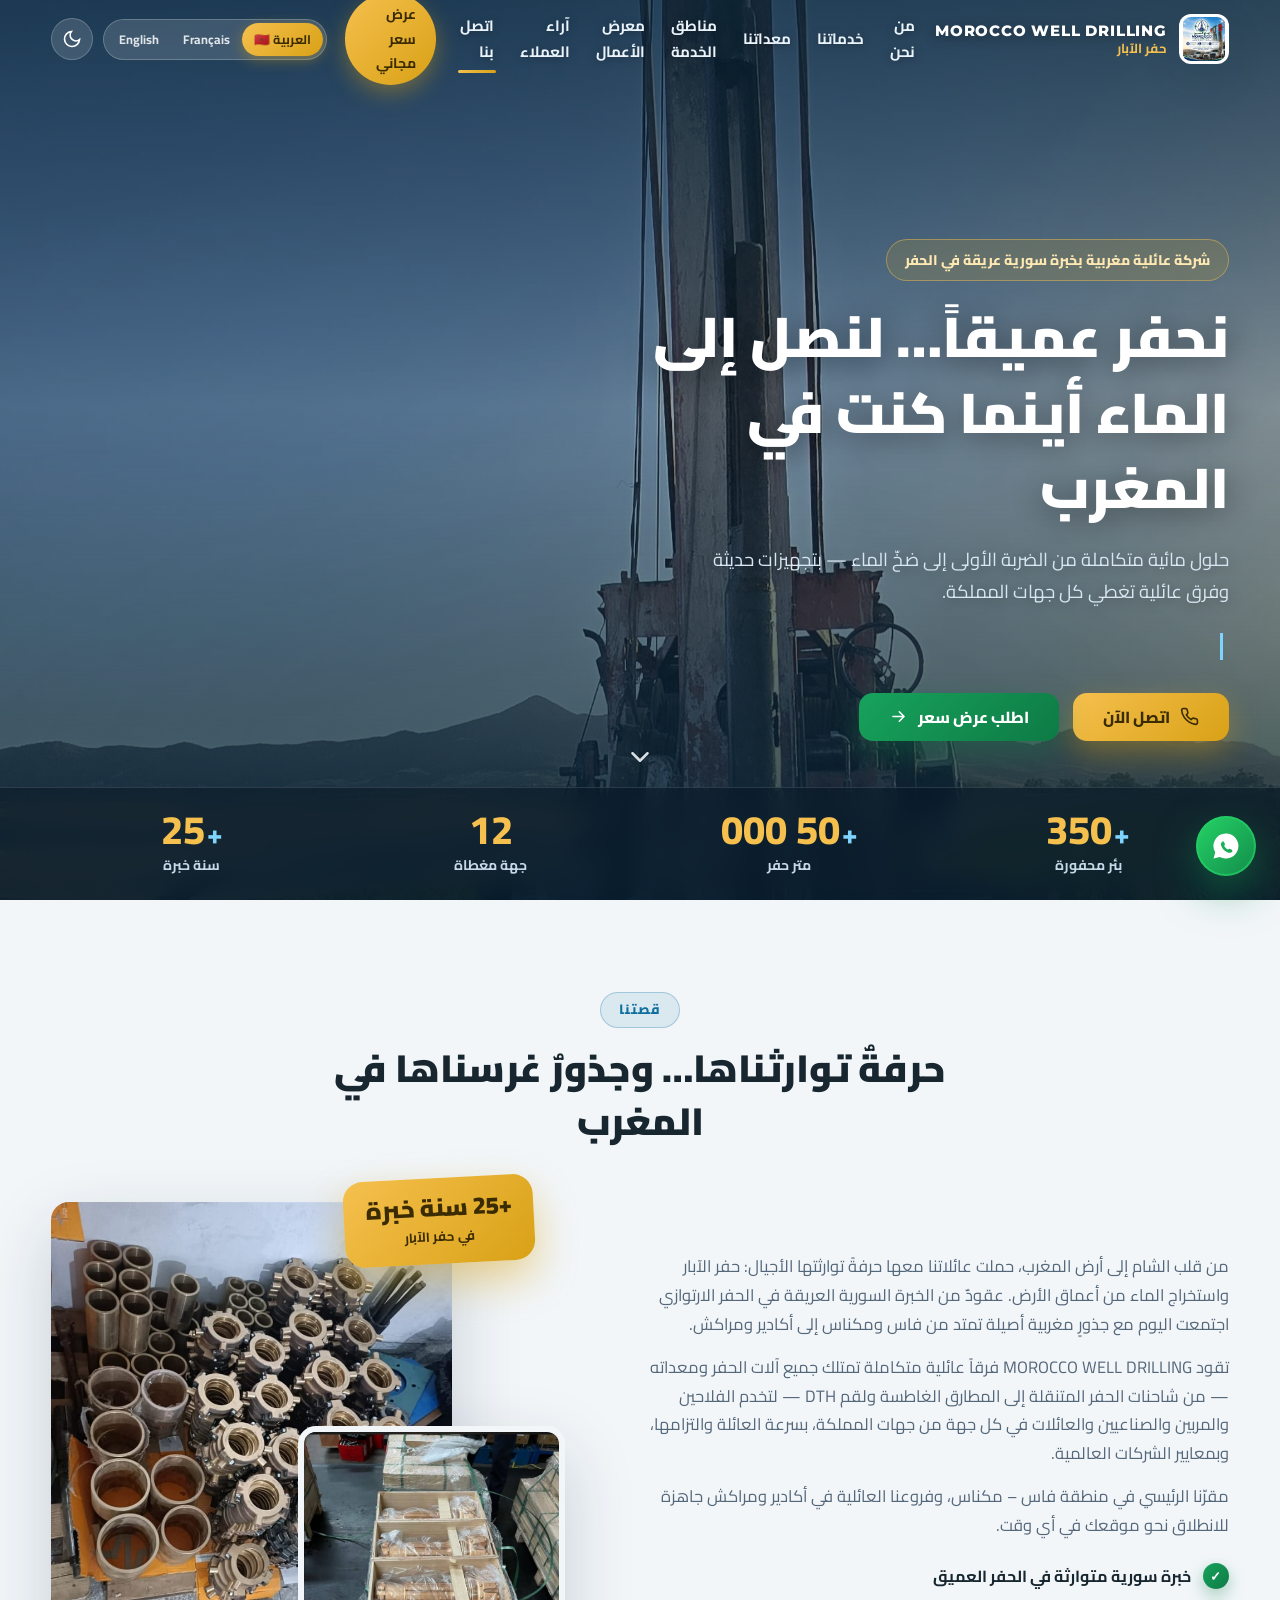
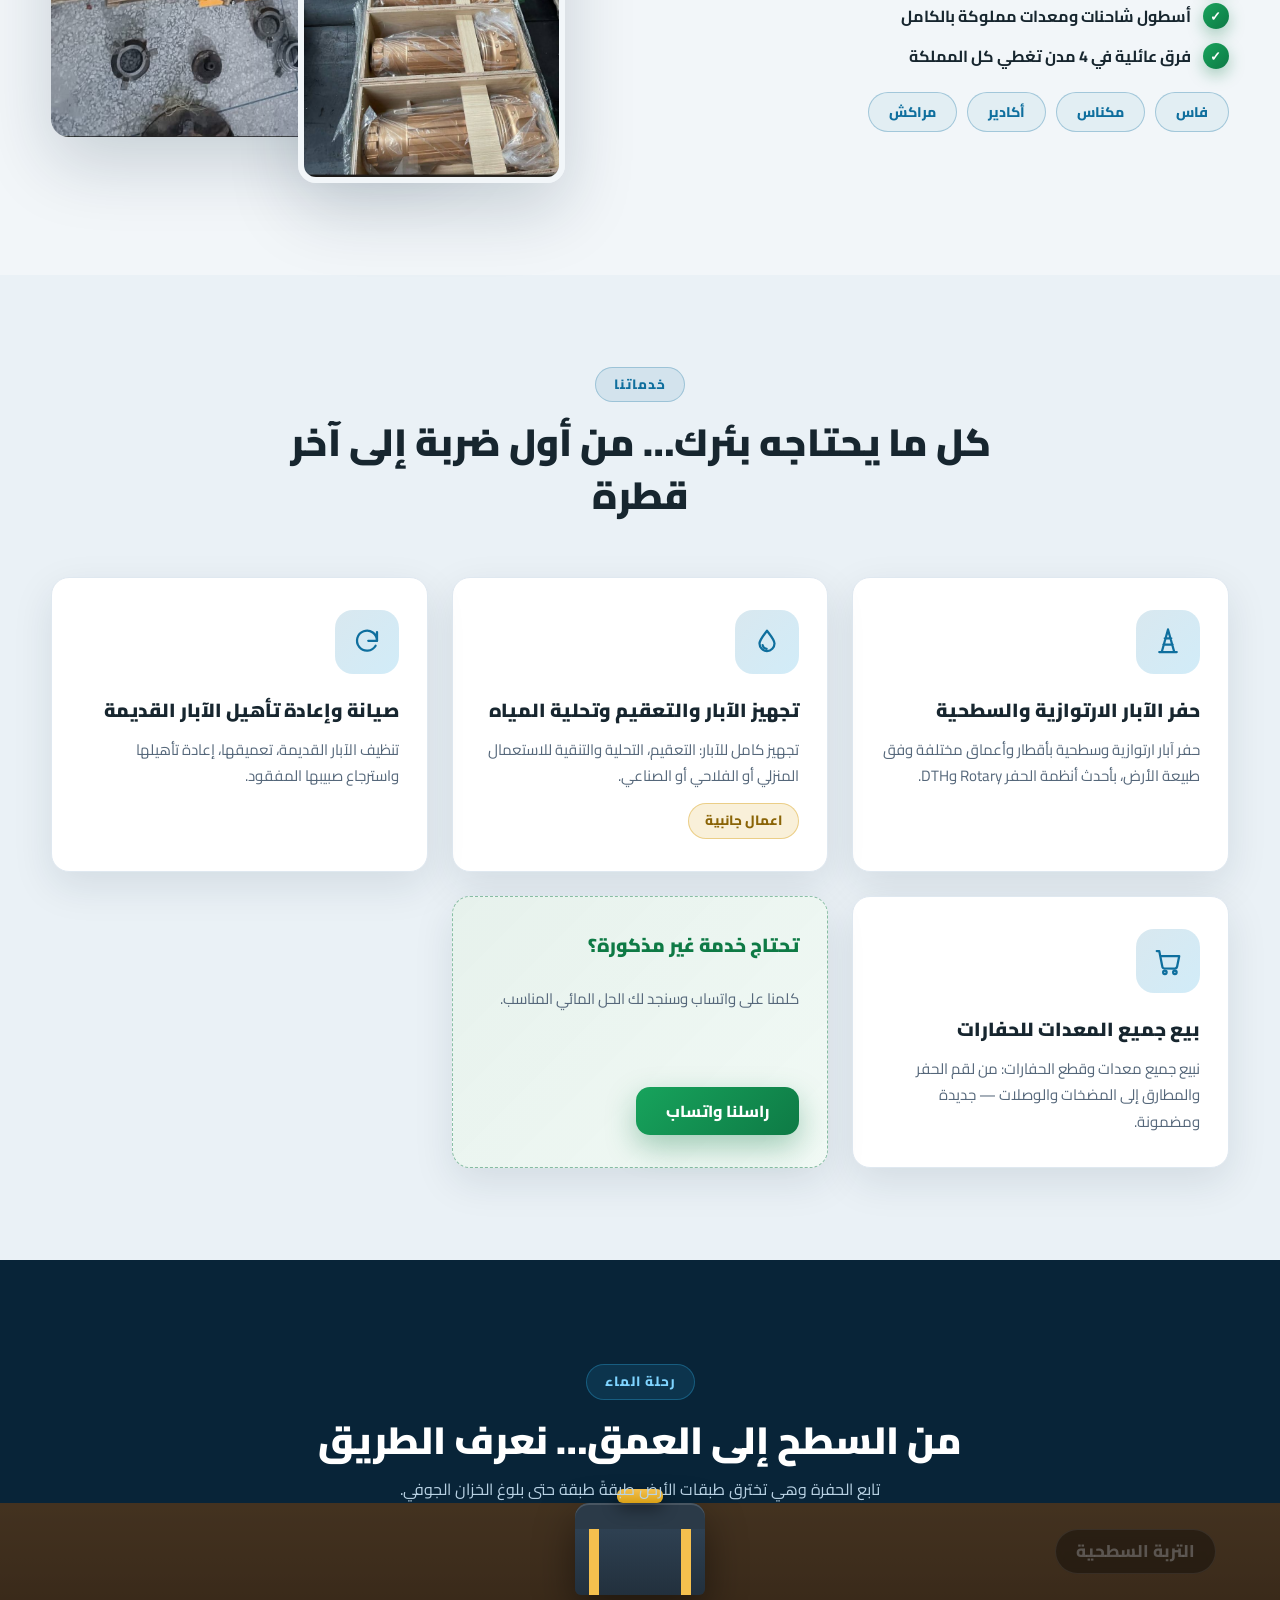
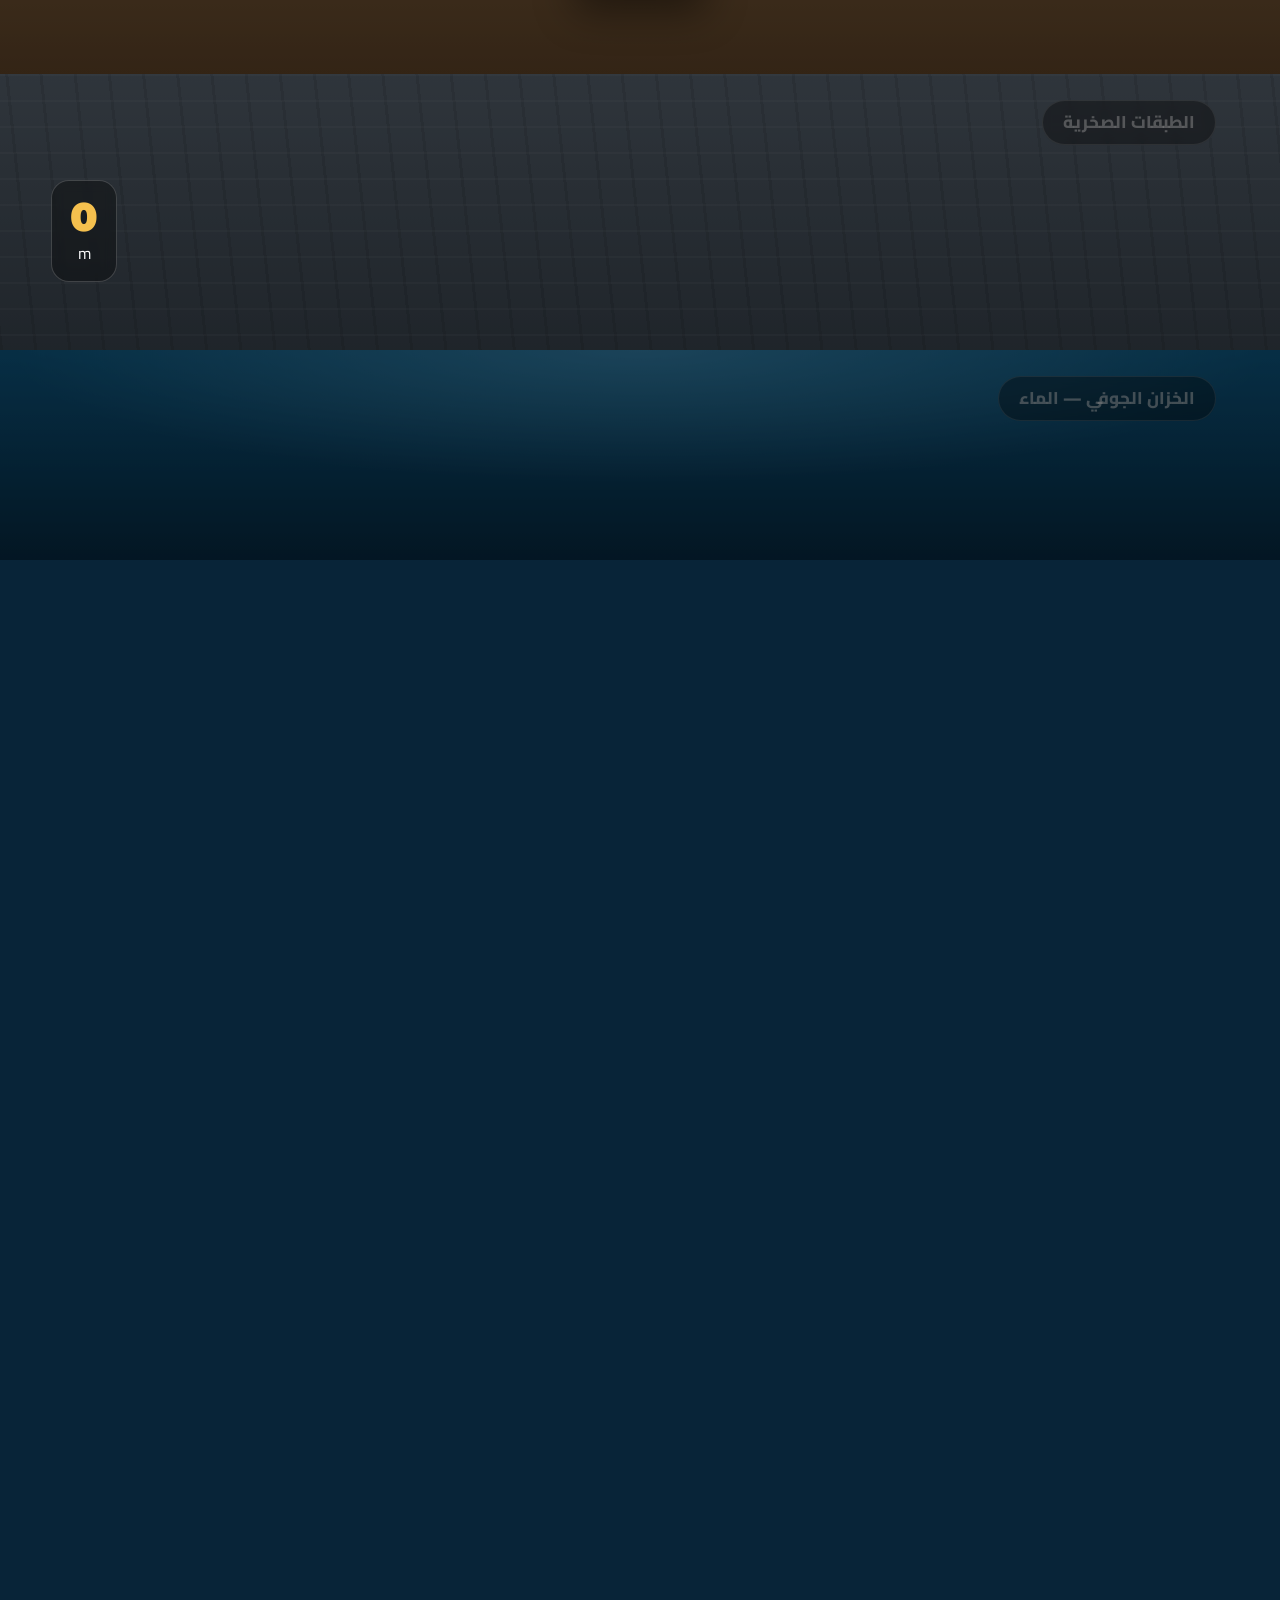
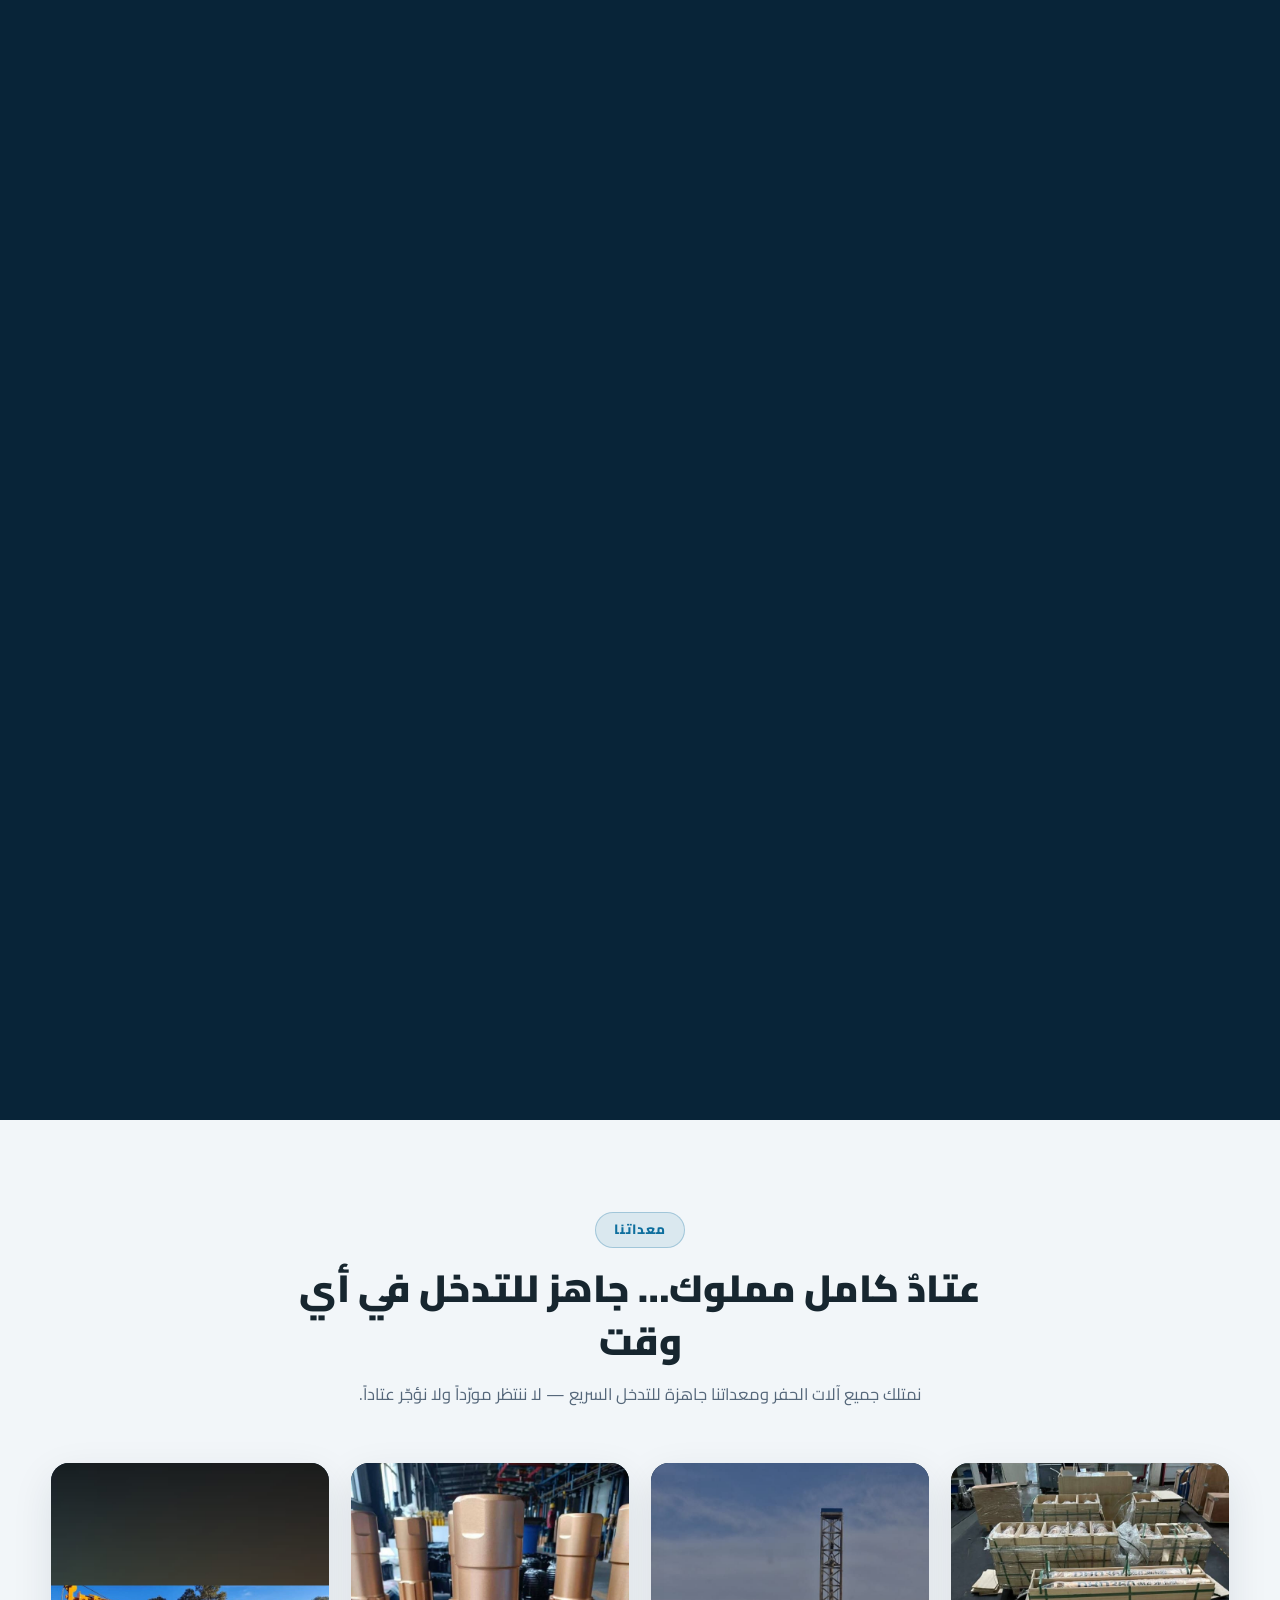
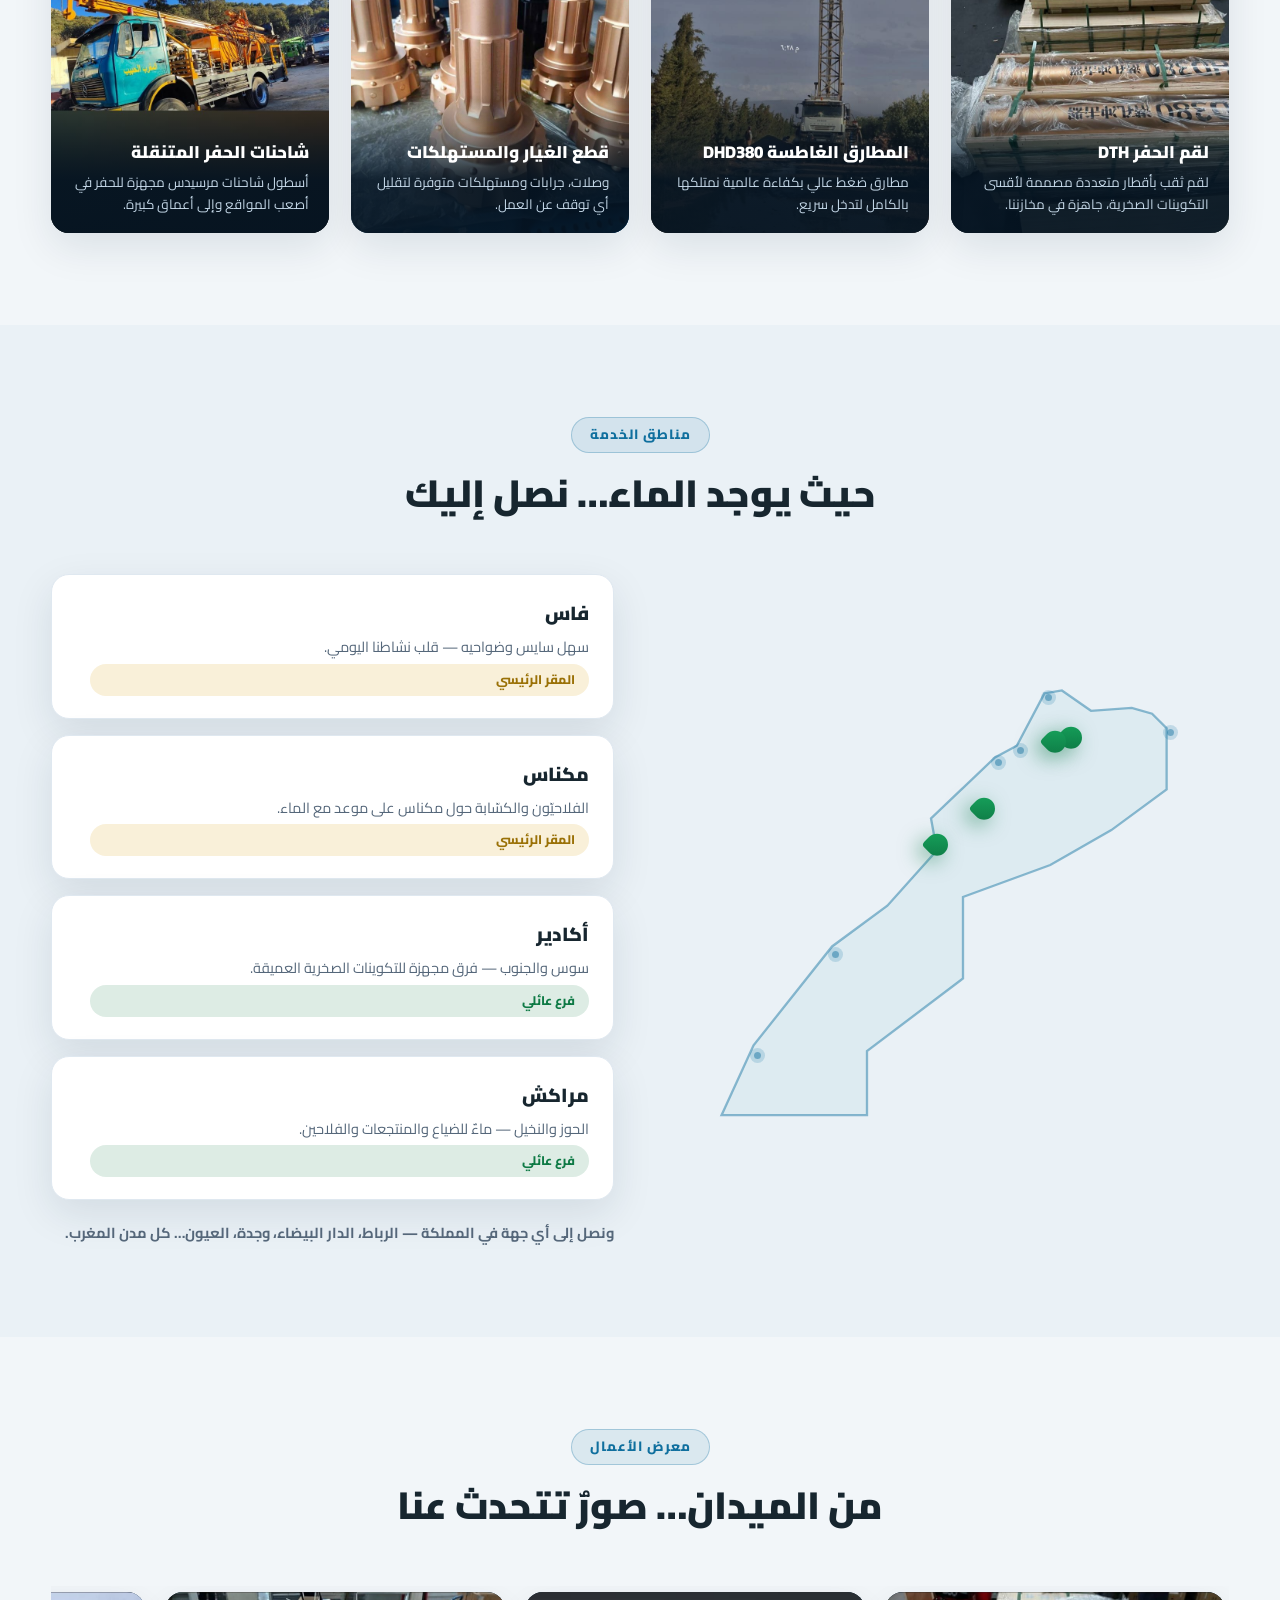
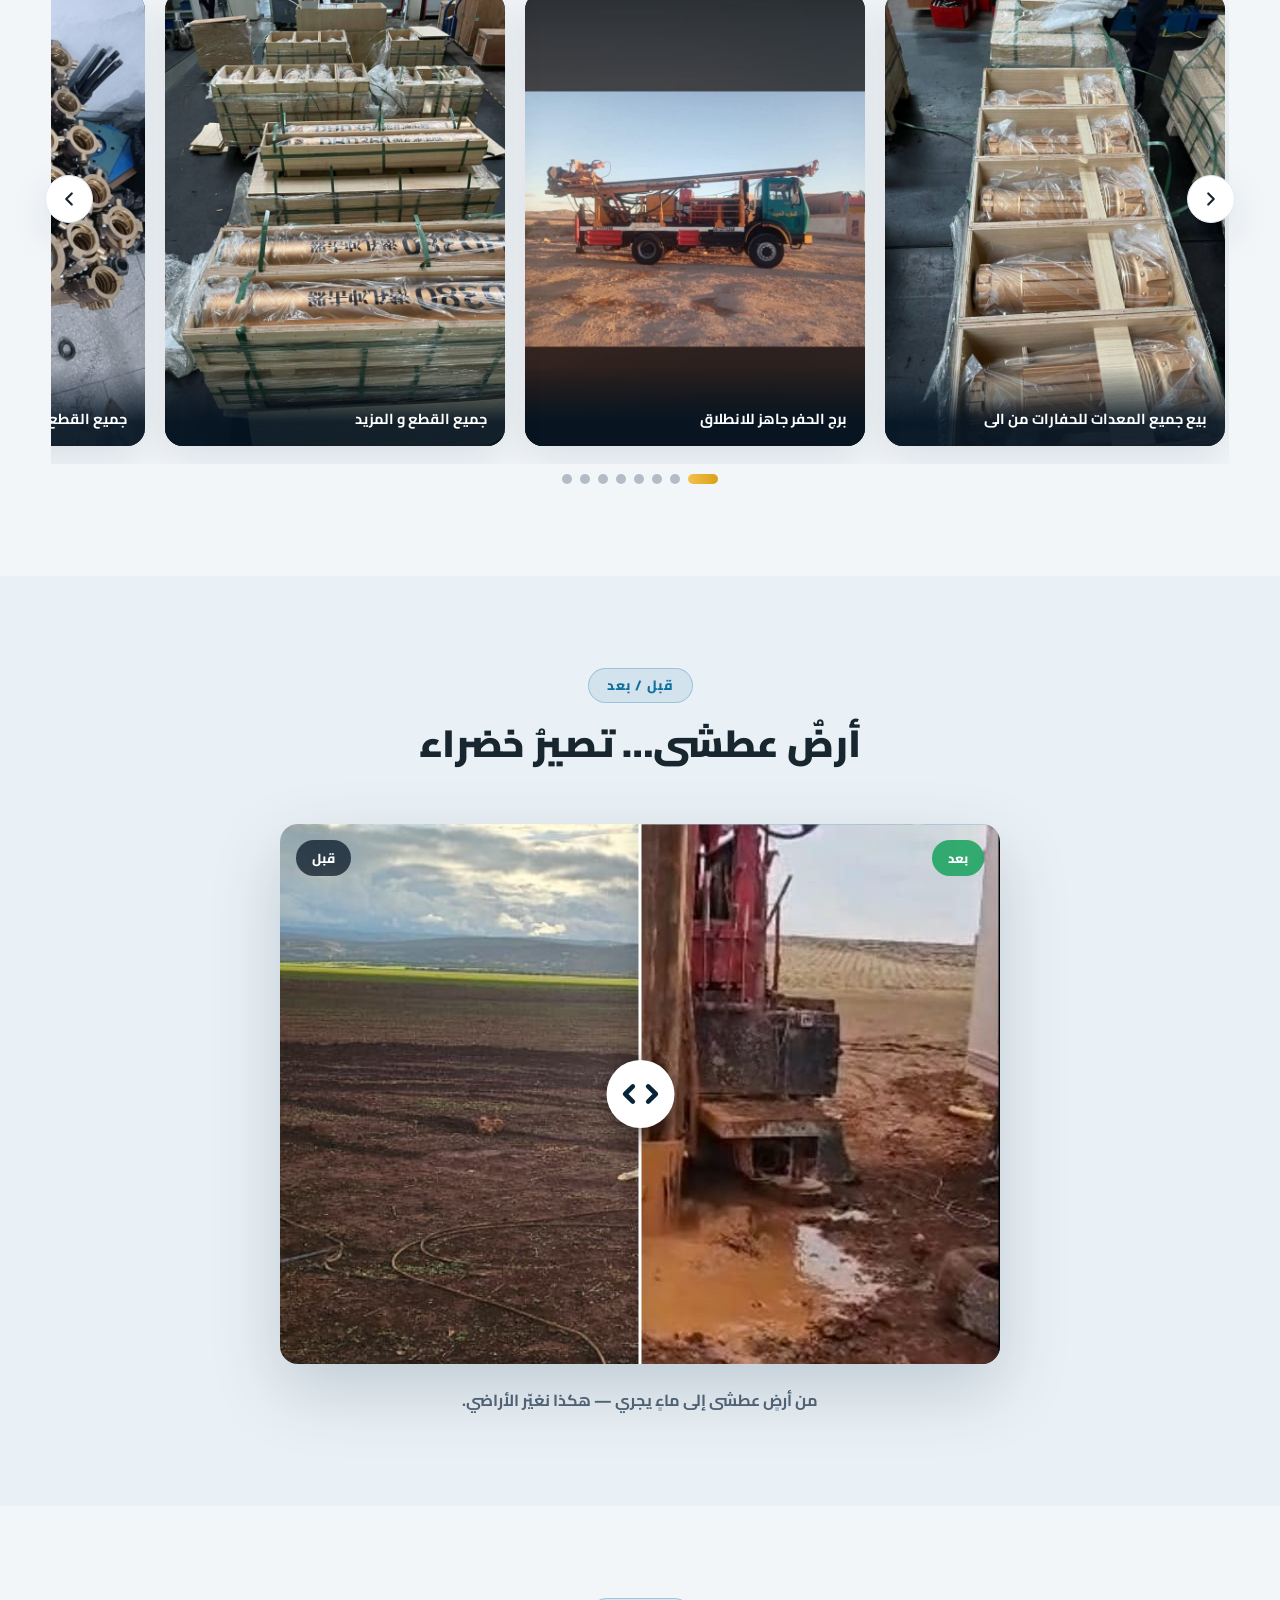
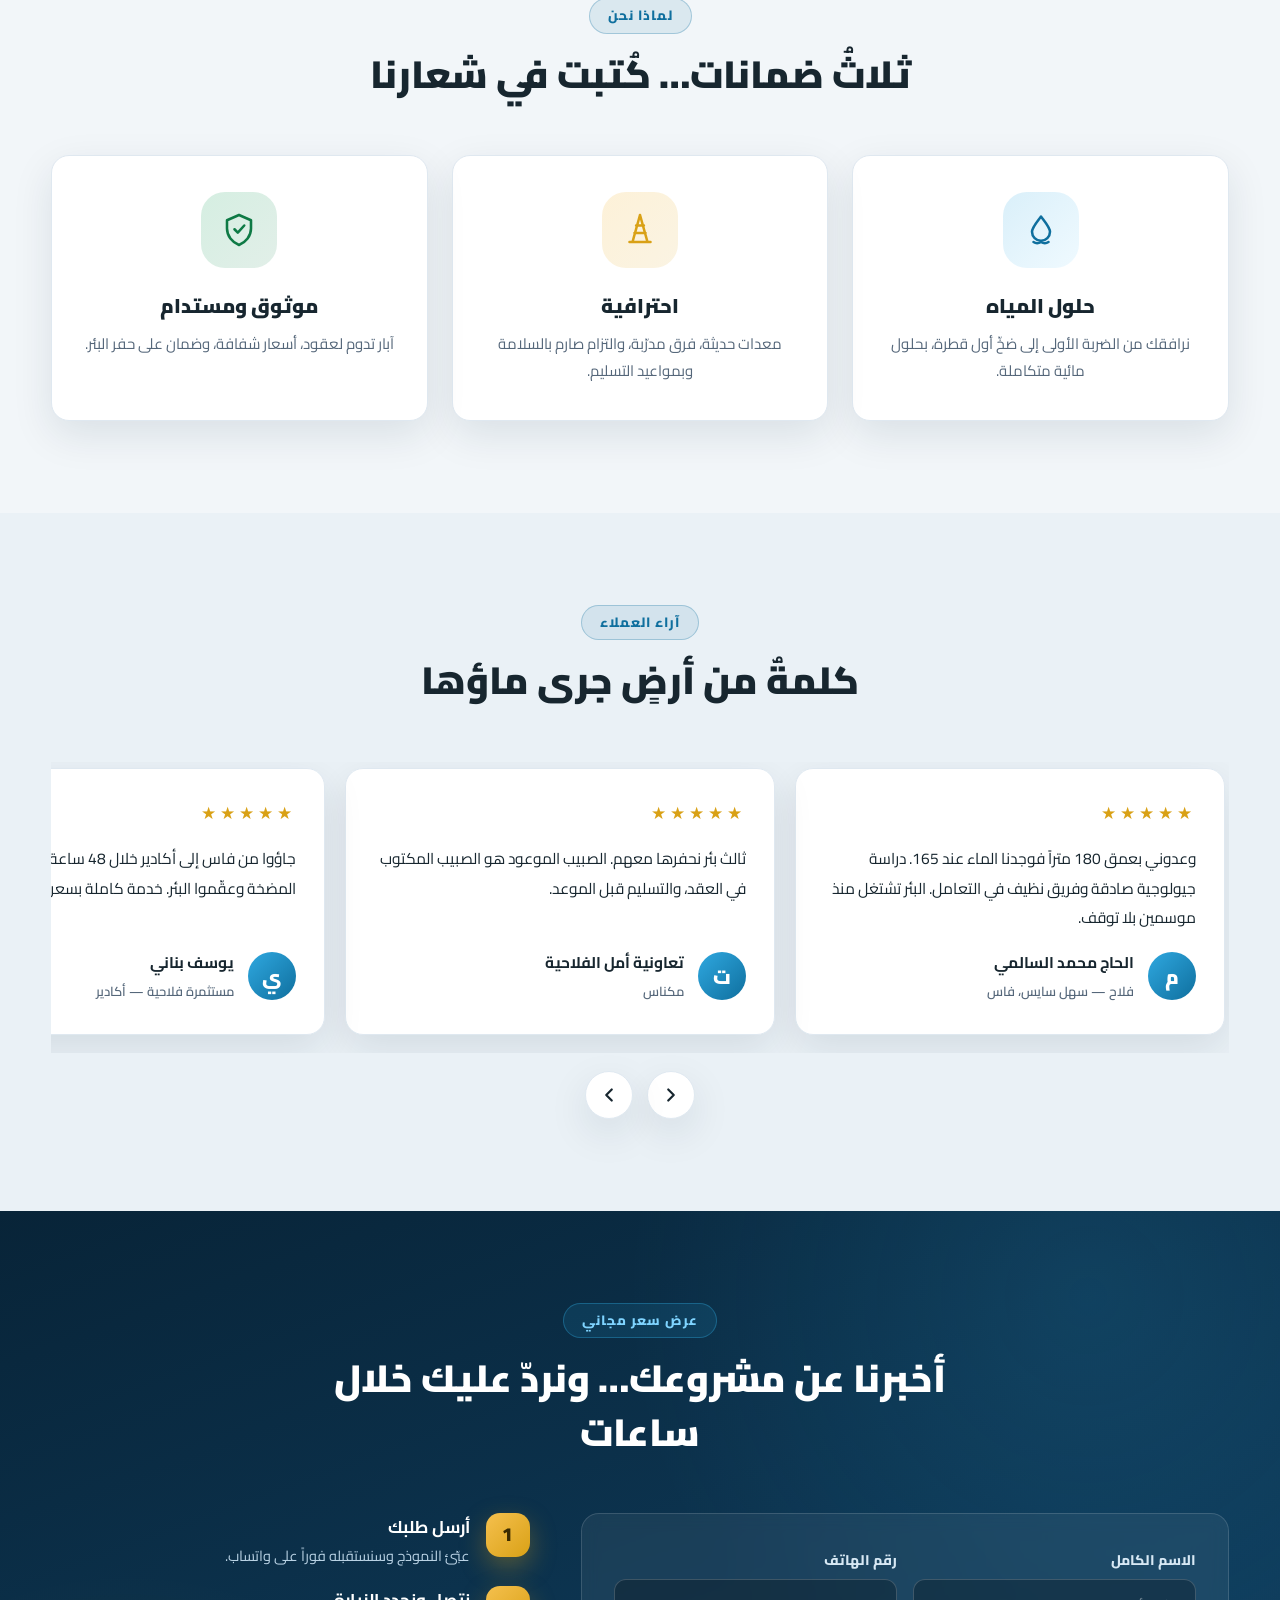
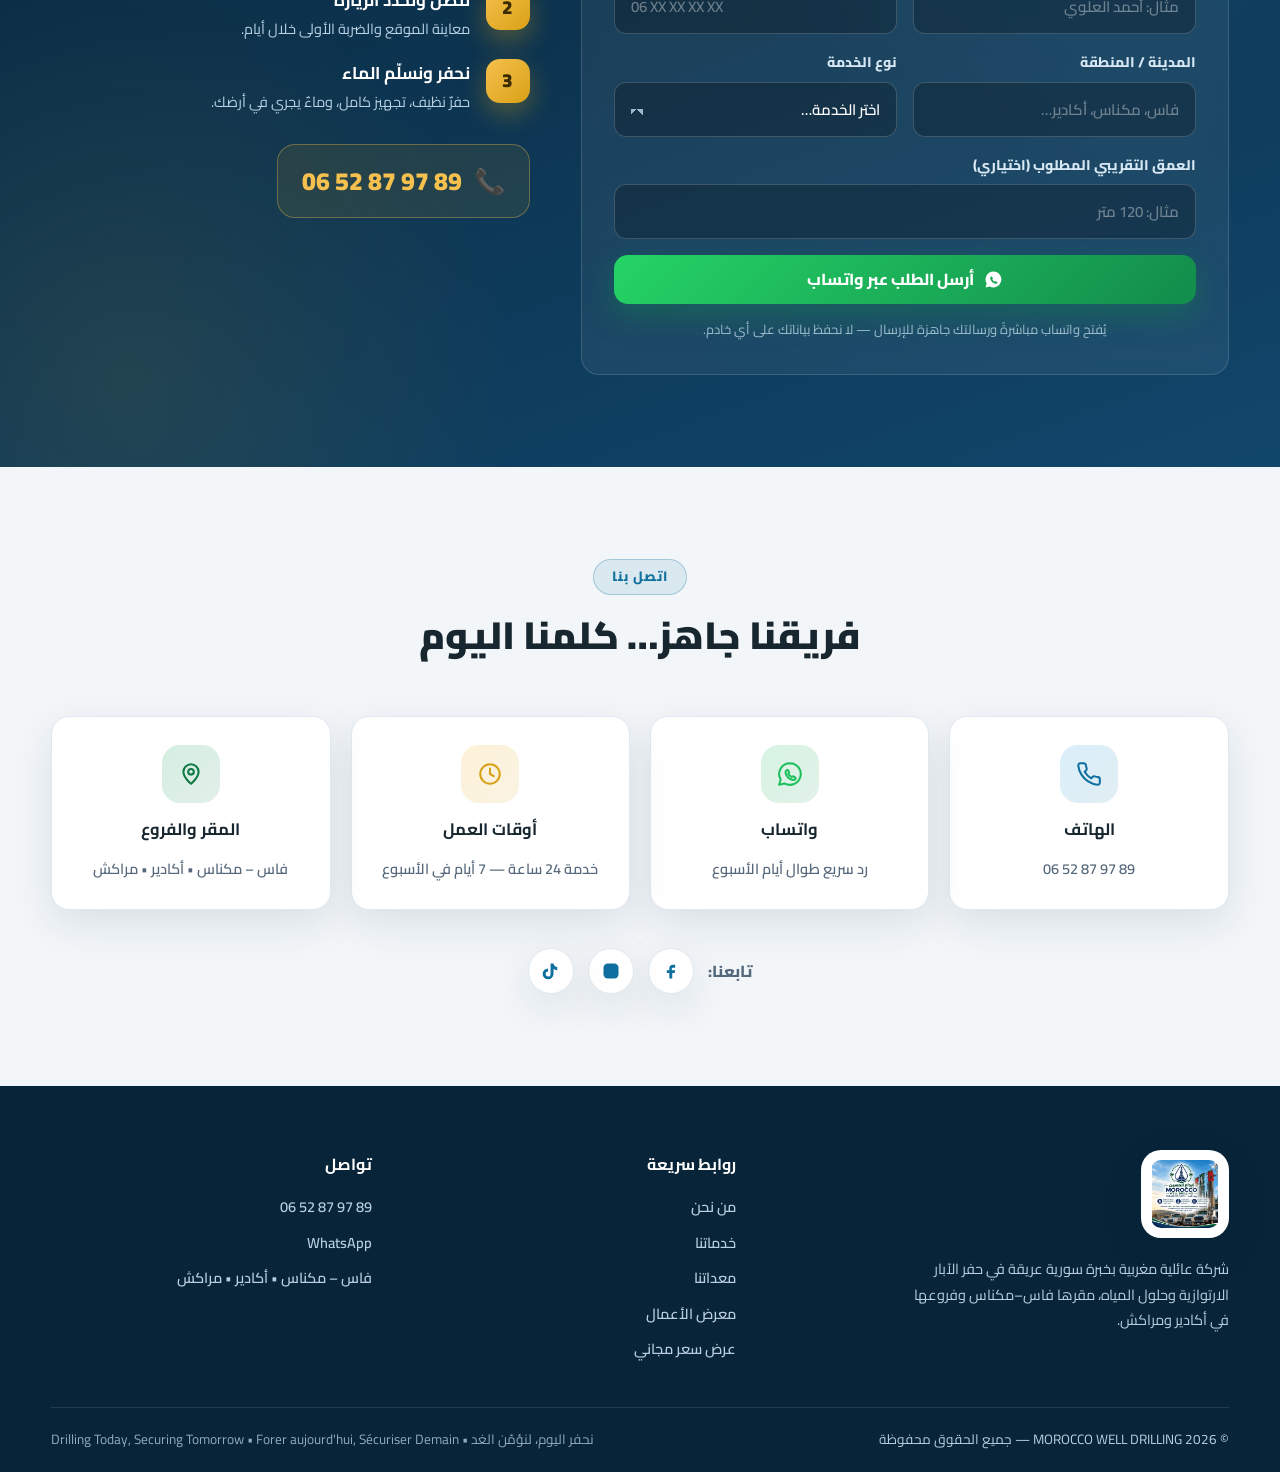
<file: index.html>
<!DOCTYPE html>
<html lang="ar" dir="rtl" data-theme="light">
<head>
<meta charset="UTF-8">
<meta name="viewport" content="width=device-width, initial-scale=1.0">
<title>MOROCCO WELL DRILLING | حفر الآبار — حفر آبار المياه في المغرب فاس مكناس</title>
<meta name="description" content="شركة حفر الآبار الارتوازية والسطحية في المغرب: دراسات جيولوجية، مضخات غاطسة، تجهيز وتعقيم الآبار. فاس، مكناس، أكادير، مراكش. اتصل 0652879789">
<meta name="keywords" content="حفر آبار المغرب، حفر بئر فاس مكناس، forage de puits Maroc, well drilling Morocco, forage puits Fès, water well drilling Agadir">
<meta property="og:title" content="MOROCCO WELL DRILLING — حفر الآبار | نحفر اليوم، لنؤمّن الغد">
<meta property="og:description" content="حفر الآبار الارتوازية وحلول المياه في كل جهات المغرب — خبرة سورية عريقة وجذور عائلية في فاس، مكناس، أكادير ومراكش.">
<meta property="og:type" content="website">
<meta property="og:image" content="https://welldriling.github.io/wellsdriling/img/logo.png">
<link rel="icon" type="image/png" href="img/logo.png">
<link rel="preconnect" href="https://fonts.googleapis.com">
<link rel="preconnect" href="https://fonts.gstatic.com" crossorigin>
<link href="https://fonts.googleapis.com/css2?family=Cairo:wght@400;600;700;800;900&family=Montserrat:wght@400;500;600;700;800&display=swap" rel="stylesheet">
<link rel="stylesheet" href="css/style.css">
<script type="application/ld+json">
{"@context":"https://schema.org","@type":"LocalBusiness","name":"MOROCCO WELL DRILLING — حفر الآبار","telephone":"+212652879789","areaServed":"Morocco","slogan":"Drilling Today, Securing Tomorrow","address":{"@type":"PostalAddress","addressRegion":"Fès-Meknès","addressCountry":"MA"}}
</script>
</head>
<body>

<!-- ═══ Loader: قطرة ماء تتحول لموجة ═══ -->
<div id="loader" aria-hidden="true">
  <div class="loader-scene">
    <svg class="drop" viewBox="0 0 40 52"><path d="M20 2 C20 2 4 24 4 34 a16 16 0 0 0 32 0 C36 24 20 2 20 2Z"/></svg>
    <div class="pool"><span class="ring r1"></span><span class="ring r2"></span><span class="ring r3"></span></div>
    <svg class="loader-wave" viewBox="0 0 200 20" preserveAspectRatio="none"><path d="M0 10 Q 12.5 0 25 10 T 50 10 T 75 10 T 100 10 T 125 10 T 150 10 T 175 10 T 200 10 V20 H0 Z"/></svg>
  </div>
</div>

<!-- ═══ Header ═══ -->
<header id="header">
  <div class="container header-inner">
    <a class="brand" href="#home">
      <img src="img/logo.png" alt="Morocco Well Drilling — شعار قطرة وبرج الحفر">
      <span class="brand-text"><strong>MOROCCO WELL DRILLING</strong><em data-i18n="brand.sub">حفر الآبار</em></span>
    </a>
    <nav id="nav" aria-label="main">
      <a href="#about" data-i18n="nav.about">من نحن</a>
      <a href="#services" data-i18n="nav.services">خدماتنا</a>
      <a href="#equipment" data-i18n="nav.equipment">معداتنا</a>
      <a href="#areas" data-i18n="nav.areas">مناطق الخدمة</a>
      <a href="#gallery" data-i18n="nav.gallery">معرض الأعمال</a>
      <a href="#testimonials" data-i18n="nav.testimonials">آراء العملاء</a>
      <a href="#contact" data-i18n="nav.contact">اتصل بنا</a>
      <a href="#quote" class="nav-cta ripple" data-i18n="nav.quote">عرض سعر مجاني</a>
    </nav>
    <div class="header-actions">
      <div class="lang-switch" role="group" aria-label="Language">
        <button data-lang="ar" class="active"><span class="full">العربية 🇲🇦</span><span class="short">AR</span></button>
        <button data-lang="fr"><span class="full">Français</span><span class="short">FR</span></button>
        <button data-lang="en"><span class="full">English</span><span class="short">EN</span></button>
      </div>
      <button id="themeToggle" aria-label="theme">
        <svg class="i-moon" viewBox="0 0 24 24"><path d="M21 12.8A9 9 0 1 1 11.2 3 7 7 0 0 0 21 12.8Z"/></svg>
        <svg class="i-sun" viewBox="0 0 24 24"><circle cx="12" cy="12" r="4"/><path d="M12 2v2M12 20v2M4.9 4.9l1.4 1.4M17.7 17.7l1.4 1.4M2 12h2M20 12h2M4.9 19.1l1.4-1.4M17.7 6.3l1.4-1.4"/></svg>
      </button>
      <button id="burger" aria-label="menu"><span></span><span></span><span></span></button>
    </div>
  </div>
</header>

<!-- ═══ Hero ═══ -->
<section id="home" class="hero">
  <div class="hero-bg" data-parallax style="background-image:url('img/truck-2.jpg')"></div>
  <div class="hero-overlay"></div>
  <div class="container hero-content">
    <span class="hero-badge reveal" data-i18n="hero.badge">شركة عائلية مغربية بخبرة سورية عريقة في الحفر</span>
    <h1 class="reveal" data-i18n="hero.title">نحفر عميقاً… لنصل إلى الماء أينما كنت في المغرب</h1>
    <p class="hero-sub reveal" data-i18n="hero.sub">حلول مائية متكاملة من الضربة الأولى إلى ضخّ الماء — بتجهيزات حديثة وفرق عائلية تغطي كل جهات المملكة.</p>
    <div class="slogan-line reveal"><span id="typed"></span><span class="caret"></span></div>
    <div class="hero-cta reveal">
      <a class="btn btn-gold ripple" href="tel:+212652879789">
        <svg viewBox="0 0 24 24"><path d="M22 16.9v3a2 2 0 0 1-2.2 2 19.8 19.8 0 0 1-8.6-3.1 19.5 19.5 0 0 1-6-6A19.8 19.8 0 0 1 2.1 4.2 2 2 0 0 1 4.1 2h3a2 2 0 0 1 2 1.7c.1 1 .4 2 .7 2.9a2 2 0 0 1-.5 2.1L8 10a16 16 0 0 0 6 6l1.3-1.3a2 2 0 0 1 2.1-.5c.9.3 1.9.6 2.9.7a2 2 0 0 1 1.7 2Z"/></svg>
        <span data-i18n="hero.call">اتصل الآن</span></a>
      <a class="btn btn-green ripple" href="#quote"><span data-i18n="hero.quote">اطلب عرض سعر</span>
        <svg viewBox="0 0 24 24"><path d="M5 12h14M13 6l6 6-6 6"/></svg></a>
    </div>
  </div>
  <div class="hero-stats">
    <div class="container stats-grid">
      <div class="stat"><div class="stat-num"><span class="plus">+</span><span class="num" data-count="350">0</span></div><label data-i18n="stats.wells">بئر محفورة</label></div>
      <div class="stat"><div class="stat-num"><span class="plus">+</span><span class="num" data-count="50000">0</span></div><label data-i18n="stats.meters">متر حفر</label></div>
      <div class="stat"><div class="stat-num"><span class="num" data-count="12">0</span></div><label data-i18n="stats.regions">جهة مغطاة</label></div>
      <div class="stat"><div class="stat-num"><span class="plus">+</span><span class="num" data-count="25">0</span></div><label data-i18n="stats.years">سنة خبرة</label></div>
    </div>
  </div>
  <a href="#about" class="scroll-hint" aria-label="scroll"><svg viewBox="0 0 24 24"><path d="M6 9l6 6 6-6"/></svg></a>
</section>

<main>
<!-- ═══ 1) من نحن ═══ -->
<section id="about" class="section">
  <div class="container">
    <div class="sec-head reveal"><span class="kicker" data-i18n="about.kicker">قصتنا</span><h2 data-i18n="about.title">حرفةٌ توارثناها… وجذورٌ غرسناها في المغرب</h2></div>
    <div class="about-grid">
      <div class="about-text reveal">
        <p data-i18n="about.p1">من قلب الشام إلى أرض المغرب، حملت عائلاتنا معها حرفةً توارثتها الأجيال: حفر الآبار واستخراج الماء من أعماق الأرض. عقودٌ من الخبرة السورية العريقة في الحفر الارتوازي اجتمعت اليوم مع جذورٍ مغربية أصيلة تمتد من فاس ومكناس إلى أكادير ومراكش.</p>
        <p data-i18n="about.p2">تقود MOROCCO WELL DRILLING فرقاً عائلية متكاملة تمتلك جميع آلات الحفر ومعداته — من شاحنات الحفر المتنقلة إلى المطارق الغاطسة ولقم DTH — لتخدم الفلاحين والمربين والصناعيين والعائلات في كل جهة من جهات المملكة، بسرعة العائلة والتزامها، وبمعايير الشركات العالمية.</p>
        <p data-i18n="about.p3">مقرّنا الرئيسي في منطقة فاس – مكناس، وفروعنا العائلية في أكادير ومراكش جاهزة للانطلاق نحو موقعك في أي وقت.</p>
        <ul class="feat-list">
          <li><span class="tick">✓</span><span data-i18n="about.feat1">خبرة سورية متوارثة في الحفر العميق</span></li>
          <li><span class="tick">✓</span><span data-i18n="about.feat2">أسطول شاحنات ومعدات مملوكة بالكامل</span></li>
          <li><span class="tick">✓</span><span data-i18n="about.feat3">فرق عائلية في 4 مدن تغطي كل المملكة</span></li>
        </ul>
        <div class="city-chips">
          <span class="chip" data-i18n="city.fes">فاس</span>
          <span class="chip" data-i18n="city.meknes">مكناس</span>
          <span class="chip" data-i18n="city.agadir">أكادير</span>
          <span class="chip" data-i18n="city.marrakech">مراكش</span>
        </div>
      </div>
      <div class="about-visual reveal">
        <figure class="av-1"><img src="img/truck-1.jpg" alt="شاحنة حفر مرسيدس" loading="lazy"></figure>
        <figure class="av-2"><img src="img/rig-site.jpg" alt="برج حفر في الموقع" loading="lazy"></figure>
        <div class="exp-badge"><strong data-i18n="about.badgeYears">+25 سنة خبرة</strong><span data-i18n="about.badgeSub">في حفر الآبار</span></div>
      </div>
    </div>
  </div>
</section>

<!-- ═══ 2) خدماتنا ═══ -->
<section id="services" class="section alt">
  <div class="container">
    <div class="sec-head reveal"><span class="kicker" data-i18n="services.kicker">خدماتنا</span><h2 data-i18n="services.title">كل ما يحتاجه بئرك… من أول ضربة إلى آخر قطرة</h2></div>
    <div class="cards-grid">
      <article class="svc-card reveal">
        <div class="svc-ico"><svg viewBox="0 0 24 24"><path d="M12 2 7 20M12 2l5 18M9.4 9h5.2M8.3 14h7.4M5 20h14M12 2v3"/></svg></div>
        <h3 data-i18n="svc1.t">حفر الآبار الارتوازية والسطحية</h3>
        <p data-i18n="svc1.d">حفر آبار ارتوازية وسطحية بأقطار وأعماق مختلفة وفق طبيعة الأرض، بأحدث أنظمة الحفر Rotary وDTH.</p>
      </article>
      <article class="svc-card reveal">
        <div class="svc-ico"><svg viewBox="0 0 24 24"><path d="M12 3c-3 4-6 7.4-6 10.2A6 6 0 0 0 18 13.2C18 10.4 15 7 12 3Z"/><path d="M8.5 14.5c.3 1.6 1.6 2.8 3.2 3"/></svg></div>
        <h3 data-i18n="svc4.t">تجهيز الآبار والتعقيم وتحلية المياه</h3>
        <p data-i18n="svc4.d">تجهيز كامل للآبار: التعقيم، التحلية والتنقية للاستعمال المنزلي أو الفلاحي أو الصناعي.</p>
        <span class="svc-chip" data-i18n="svc4.extra">اعمال جانبية</span>
      </article>
      <article class="svc-card reveal">
        <div class="svc-ico"><svg viewBox="0 0 24 24"><path d="M20 11A8 8 0 1 0 18.9 15"/><path d="M20 4v7h-7"/></svg></div>
        <h3 data-i18n="svc5.t">صيانة وإعادة تأهيل الآبار القديمة</h3>
        <p data-i18n="svc5.d">تنظيف الآبار القديمة، تعميقها، إعادة تأهيلها واسترجاع صبيبها المفقود.</p>
      </article>
      <article class="svc-card reveal">
        <div class="svc-ico"><svg viewBox="0 0 24 24"><path d="M3 4h2l2.4 12.2a2 2 0 0 0 2 1.8h7.9a2 2 0 0 0 2-1.6L21 8H6"/><circle cx="9.5" cy="21" r="1.4"/><circle cx="17.5" cy="21" r="1.4"/></svg></div>
        <h3 data-i18n="svc6.t">بيع جميع المعدات للحفارات</h3>
        <p data-i18n="svc6.d">نبيع جميع معدات وقطع الحفارات: من لقم الحفر والمطارق إلى المضخات والوصلات — جديدة ومضمونة.</p>
      </article>
      <article class="svc-card cta-card reveal">
        <h3 data-i18n="services.cta.t">تحتاج خدمة غير مذكورة؟</h3>
        <p data-i18n="services.cta.d">كلمنا على واتساب وسنجد لك الحل المائي المناسب.</p>
        <a class="btn btn-green ripple" href="https://wa.me/212652879789" target="_blank" rel="noopener"><span data-i18n="services.cta.btn">راسلنا واتساب</span></a>
      </article>
    </div>
  </div>
</section>

<!-- ═══ طبقات الأرض (أنيميشن سكرول) ═══ -->
<section id="geo" class="geo-section">
  <div class="geo-sticky">
    <div class="container geo-head">
      <span class="kicker light" data-i18n="geo.kicker">رحلة الماء</span>
      <h2 data-i18n="geo.title">من السطح إلى العمق… نعرف الطريق</h2>
      <p data-i18n="geo.d">تابع الحفرة وهي تخترق طبقات الأرض طبقةً طبقة حتى بلوغ الخزان الجوفي.</p>
    </div>
    <div class="geo-visual">
      <div class="geo-layers">
        <div class="layer soil"><span class="layer-tag" data-i18n="geo.layer1">التربة السطحية</span></div>
        <div class="layer rock"><span class="layer-tag" data-i18n="geo.layer2">الطبقات الصخرية</span></div>
        <div class="layer water"><span class="layer-tag" data-i18n="geo.layer3">الخزان الجوفي — الماء</span><span class="bubbles"><i></i><i></i><i></i><i></i><i></i></span></div>
      </div>
      <div class="drill-rig"><div class="drill-pipe"><span class="drill-bit"></span></div></div>
      <div class="depth-meter"><span id="depthVal">0</span> m</div>
    </div>
  </div>
</section>

<!-- ═══ 3) معداتنا ═══ -->
<section id="equipment" class="section">
  <div class="container">
    <div class="sec-head reveal"><span class="kicker" data-i18n="equip.kicker">معداتنا</span><h2 data-i18n="equip.title">عتادٌ كامل مملوك… جاهز للتدخل في أي وقت</h2>
    <p class="sec-sub reveal" data-i18n="equip.note">نمتلك جميع آلات الحفر ومعداتنا جاهزة للتدخل السريع — لا ننتظر مورّداً ولا نؤجّر عتاداً.</p></div>
    <div class="equip-grid">
      <figure class="equip-card reveal"><img src="img/dth-bits.jpg" alt="لقم الحفر DTH" loading="lazy"><figcaption><h3 data-i18n="eq1.t">لقم الحفر DTH</h3><p data-i18n="eq1.d">لقم ثقب بأقطار متعددة مصممة لأقسى التكوينات الصخرية، جاهزة في مخازننا.</p></figcaption></figure>
      <figure class="equip-card reveal"><img src="img/crate-dhd380.jpg" alt="المطارق الغاطسة DHD380" loading="lazy"><figcaption><h3 data-i18n="eq2.t">المطارق الغاطسة DHD380</h3><p data-i18n="eq2.d">مطارق ضغط عالي بكفاءة عالمية نمتلكها بالكامل لتدخل سريع.</p></figcaption></figure>
      <figure class="equip-card reveal"><img src="img/truck-3.jpg" alt="شاحنات الحفر المتنقلة" loading="lazy"><figcaption><h3 data-i18n="eq4.t">قطع الغيار والمستهلكات</h3><p data-i18n="eq4.d">وصلات، جرابات ومستهلكات متوفرة لتقليل أي توقف عن العمل.</p></figcaption></figure>
      <figure class="equip-card reveal"><img src="img/parts-stock.jpg" alt="قطع الغيار والمستهلكات" loading="lazy"><figcaption><h3 data-i18n="eq3.t">شاحنات الحفر المتنقلة</h3><p data-i18n="eq3.d">أسطول شاحنات مرسيدس مجهزة للحفر في أصعب المواقع وإلى أعماق كبيرة.</p></figcaption></figure>
    </div>
  </div>
</section>

<!-- ═══ 4) مناطق الخدمة ═══ -->
<section id="areas" class="section alt">
  <div class="container">
    <div class="sec-head reveal"><span class="kicker" data-i18n="areas.kicker">مناطق الخدمة</span><h2 data-i18n="areas.title">حيث يوجد الماء… نصل إليك</h2></div>
    <div class="areas-grid">
      <div class="map-wrap reveal">
        <svg class="ma-map" viewBox="0 0 330 320" aria-label="خريطة المغرب">
          <path d="M232 14 L244 12 L264 26 L292 24 L306 28 L316 38 L316 80 L278 108 L236 132 L176 154 L176 210 L110 260 L110 304 L10 304 L32 256 L86 188 L124 160 L158 122 L154 100 L198 58 L213 50 Z"/>
        </svg>
        <span class="map-dot" style="left:70.3%;top:4.4%" title="طنجة"></span>
        <span class="map-dot" style="left:64.5%;top:15.6%" title="الرباط"></span>
        <span class="map-dot" style="left:60%;top:18.1%" title="الدار البيضاء"></span>
        <span class="map-dot" style="left:95.8%;top:11.9%" title="وجدة"></span>
        <span class="map-dot" style="left:26%;top:58.8%" title="العيون"></span>
        <span class="map-dot" style="left:9.7%;top:80%" title="الداخلة"></span>
        <div class="map-pin" data-city="fes" style="left:75.8%;top:15.3%"><i></i><span class="pin-tip"><b data-i18n="city.fes">فاس</b><em data-i18n="areas.hq">المقر الرئيسي</em></span></div>
        <div class="map-pin" data-city="meknes" style="left:72.4%;top:16.3%"><i></i><span class="pin-tip"><b data-i18n="city.meknes">مكناس</b><em data-i18n="areas.hq">المقر الرئيسي</em></span></div>
        <div class="map-pin" data-city="agadir" style="left:47.9%;top:38.1%"><i></i><span class="pin-tip"><b data-i18n="city.agadir">أكادير</b><em data-i18n="areas.branch">فرع عائلي</em></span></div>
        <div class="map-pin" data-city="marrakech" style="left:57.6%;top:30.3%"><i></i><span class="pin-tip"><b data-i18n="city.marrakech">مراكش</b><em data-i18n="areas.branch">فرع عائلي</em></span></div>
      </div>
      <div class="areas-list reveal">
        <div class="area-card" data-city="fes"><h3 data-i18n="city.fes">فاس</h3><p data-i18n="areas.fes.d">سهل سايس وضواحيه — قلب نشاطنا اليومي.</p><span class="tag hq" data-i18n="areas.hq">المقر الرئيسي</span></div>
        <div class="area-card" data-city="meknes"><h3 data-i18n="city.meknes">مكناس</h3><p data-i18n="areas.meknes.d">الفلاحيّون والكسّابة حول مكناس على موعد مع الماء.</p><span class="tag hq" data-i18n="areas.hq">المقر الرئيسي</span></div>
        <div class="area-card" data-city="agadir"><h3 data-i18n="city.agadir">أكادير</h3><p data-i18n="areas.agadir.d">سوس والجنوب — فرق مجهزة للتكوينات الصخرية العميقة.</p><span class="tag br" data-i18n="areas.branch">فرع عائلي</span></div>
        <div class="area-card" data-city="marrakech"><h3 data-i18n="city.marrakech">مراكش</h3><p data-i18n="areas.marrakech.d">الحوز والنخيل — ماءٌ للضياع والمنتجعات والفلاحين.</p><span class="tag br" data-i18n="areas.branch">فرع عائلي</span></div>
        <p class="areas-more" data-i18n="areas.more">ونصل إلى أي جهة في المملكة — الرباط، الدار البيضاء، وجدة، العيون… كل مدن المغرب.</p>
      </div>
    </div>
  </div>
</section>

<!-- ═══ 5) معرض الأعمال ═══ -->
<section id="gallery" class="section">
  <div class="container">
    <div class="sec-head reveal"><span class="kicker" data-i18n="gallery.kicker">معرض الأعمال</span><h2 data-i18n="gallery.title">من الميدان… صورٌ تتحدث عنا</h2></div>
    <div class="slider reveal" id="galSlider">
      <div class="g-track">
        <figure class="g-slide"><img src="img/rig-site.jpg" alt="حفر بئر ارتوازية" loading="lazy"><figcaption data-i18n="gallery.c1">بيع جميع المعدات للحفارات من الى</figcaption></figure>
        <figure class="g-slide"><img src="img/truck-mast.jpg" alt="برج الحفر" loading="lazy"><figcaption data-i18n="gallery.c2">برج الحفر جاهز للانطلاق</figcaption></figure>
        <figure class="g-slide"><img src="img/dth-bits.jpg" alt="لقم DTH" loading="lazy"><figcaption data-i18n="gallery.c3">جميع القطع و المزيد</figcaption></figure>
        <figure class="g-slide"><img src="img/truck-1.jpg" alt="شاحنة الحفر مرسيدس" loading="lazy"><figcaption data-i18n="gallery.c4">جميع القطع و المزيد</figcaption></figure>
        <figure class="g-slide"><img src="img/rig-olive.jpg" alt="حفر بين الزيتون" loading="lazy"><figcaption data-i18n="gallery.c5">حفارة ريح</figcaption></figure>
        <figure class="g-slide"><img src="img/crate-hammers.jpg" alt="شحنات المطارق" loading="lazy"><figcaption data-i18n="gallery.c6">حفر في أماكن ضيقة</figcaption></figure>
        <figure class="g-slide ph-slide"><div class="ph-box"><span>＋</span><p data-i18n="gallery.ph">مكان محجوز لصور أعمالك القادمة</p></div></figure>
        <figure class="g-slide ph-slide"><div class="ph-box"><span>＋</span><p data-i18n="gallery.ph">مكان محجوز لصور أعمالك القادمة</p></div></figure>
      </div>
      <button class="sl-arrow prev" aria-label="prev"><svg viewBox="0 0 24 24"><path d="M15 6l-6 6 6 6"/></svg></button>
      <button class="sl-arrow next" aria-label="next"><svg viewBox="0 0 24 24"><path d="M9 6l6 6-6 6"/></svg></button>
      <div class="sl-dots"></div>
    </div>
  </div>
</section>

<!-- ═══ قبل / بعد ═══ -->
<section id="beforeafter" class="section alt">
  <div class="container">
    <div class="sec-head reveal"><span class="kicker" data-i18n="ba.kicker">قبل / بعد</span><h2 data-i18n="ba.title">أرضٌ عطشى… تصيرُ خضراء</h2></div>
    <div class="ba-slider reveal" id="baSlider" style="--pos:50%">
      <img class="ba-img" src="img/before.jpg" alt="قبل الحفر" loading="lazy">
      <div class="ba-after"><img src="img/after.jpg" alt="بعد الحفر" loading="lazy"></div>
      <div class="ba-handle"><svg viewBox="0 0 24 24"><path d="M8 8l-4 4 4 4M16 8l4 4-4 4"/></svg></div>
      <input type="range" id="baRange" min="0" max="100" value="50" aria-label="قبل / بعد">
      <span class="ba-label before" data-i18n="ba.before">قبل</span>
      <span class="ba-label after" data-i18n="ba.after">بعد</span>
    </div>
    <p class="ba-caption reveal" data-i18n="ba.caption">من أرضٍ عطشى إلى ماءٍ يجري — هكذا نغيّر الأراضي.</p>
  </div>
</section>

<!-- ═══ 6) لماذا نحن ═══ -->
<section id="why" class="section">
  <div class="container">
    <div class="sec-head reveal"><span class="kicker" data-i18n="why.kicker">لماذا نحن</span><h2 data-i18n="why.title">ثلاثُ ضمانات… كُتبت في شعارنا</h2></div>
    <div class="why-grid">
      <article class="why-card reveal"><div class="why-ico w1"><svg viewBox="0 0 24 24"><path d="M12 3c-3 4-6 7.4-6 10.2A6 6 0 0 0 18 13.2C18 10.4 15 7 12 3Z"/><path d="M7 20c1.5 1 3.4 1 5 0 1.6 1 3.5 1 5 0"/></svg></div><h3 data-i18n="why1.t">حلول المياه</h3><p data-i18n="why1.d">نرافقك من الضربة الأولى إلى ضخّ أول قطرة، بحلول مائية متكاملة.</p></article>
      <article class="why-card reveal"><div class="why-ico w2"><svg viewBox="0 0 24 24"><path d="M12 2 7 20M12 2l5 18M9.4 9h5.2M8.3 14h7.4M5 20h14"/></svg></div><h3 data-i18n="why2.t">احترافية</h3><p data-i18n="why2.d">معدات حديثة، فرق مدرّبة، والتزام صارم بالسلامة وبمواعيد التسليم.</p></article>
      <article class="why-card reveal"><div class="why-ico w3"><svg viewBox="0 0 24 24"><path d="M12 2 4 5.5V11c0 5 3.4 9.3 8 11 4.6-1.7 8-6 8-11V5.5L12 2Z"/><path d="M9 11.5l2.2 2.3L15.5 9"/></svg></div><h3 data-i18n="why3.t">موثوق ومستدام</h3><p data-i18n="why3.d">آبار تدوم لعقود، أسعار شفافة، وضمان على حفر البئر.</p></article>
    </div>
  </div>
</section>

<!-- ═══ 7) آراء العملاء ═══ -->
<section id="testimonials" class="section alt">
  <div class="container">
    <div class="sec-head reveal"><span class="kicker" data-i18n="test.kicker">آراء العملاء</span><h2 data-i18n="test.title">كلمةٌ من أرضٍ جرى ماؤها</h2></div>
    <div class="t-slider reveal" id="tSlider">
      <div class="t-track">
        <article class="t-card"><div class="t-stars">★★★★★</div><p class="t-quote" data-i18n="t1.q">وعدوني بعمق 180 متراً فوجدنا الماء عند 165. دراسة جيولوجية صادقة وفريق نظيف في التعامل. البئر تشتغل منذ موسمين بلا توقف.</p><div class="t-who"><span class="t-ava">م</span><div><b data-i18n="t1.n">الحاج محمد السالمي</b><i data-i18n="t1.r">فلاح — سهل سايس، فاس</i></div></div></article>
        <article class="t-card"><div class="t-stars">★★★★★</div><p class="t-quote" data-i18n="t2.q">ثالث بئر نحفرها معهم. الصبيب الموعود هو الصبيب المكتوب في العقد، والتسليم قبل الموعد.</p><div class="t-who"><span class="t-ava">ت</span><div><b data-i18n="t2.n">تعاونية أمل الفلاحية</b><i data-i18n="t2.r">مكناس</i></div></div></article>
        <article class="t-card"><div class="t-stars">★★★★★</div><p class="t-quote" data-i18n="t3.q">جاؤوا من فاس إلى أكادير خلال 48 ساعة، حفروا وركّبوا المضخة وعقّموا البئر. خدمة كاملة بسعر واضح.</p><div class="t-who"><span class="t-ava">ي</span><div><b data-i18n="t3.n">يوسف بناني</b><i data-i18n="t3.r">مستثمرة فلاحية — أكادير</i></div></div></article>
        <article class="t-card"><div class="t-stars">★★★★★</div><p class="t-quote" data-i18n="t4.q">كنت أخاف على حديقة الرياض، لكن الفريق حفر ونسّق دون إتلاف شيء. الماء صار متوفراً في كل المواسم.</p><div class="t-who"><span class="t-ava">ر</span><div><b data-i18n="t4.n">رياض دار القمر</b><i data-i18n="t4.r">مراكش</i></div></div></article>
      </div>
      <div class="t-nav"><button class="sl-arrow prev" aria-label="prev"><svg viewBox="0 0 24 24"><path d="M15 6l-6 6 6 6"/></svg></button><button class="sl-arrow next" aria-label="next"><svg viewBox="0 0 24 24"><path d="M9 6l6 6-6 6"/></svg></button></div>
    </div>
  </div>
</section>

<!-- ═══ 8) طلب عرض سعر ═══ -->
<section id="quote" class="section quote-section">
  <div class="container">
    <div class="sec-head reveal"><span class="kicker light" data-i18n="quote.kicker">عرض سعر مجاني</span><h2 data-i18n="quote.title">أخبرنا عن مشروعك… ونردّ عليك خلال ساعات</h2></div>
    <div class="quote-grid">
      <form id="quoteForm" class="quote-form reveal" novalidate>
        <div class="f-row">
          <div class="f-field"><label for="qName" data-i18n="form.name">الاسم الكامل</label><input id="qName" type="text" required data-i18n-ph="form.name.ph" placeholder="مثال: أحمد العلوي"></div>
          <div class="f-field"><label for="qPhone" data-i18n="form.phone">رقم الهاتف</label><input id="qPhone" type="tel" required placeholder="06 XX XX XX XX"></div>
        </div>
        <div class="f-row">
          <div class="f-field"><label for="qCity" data-i18n="form.city">المدينة / المنطقة</label><input id="qCity" type="text" required data-i18n-ph="form.city.ph" placeholder="فاس، مكناس، أكادير…"></div>
          <div class="f-field"><label for="qService" data-i18n="form.service">نوع الخدمة</label>
            <select id="qService" required>
              <option value="" data-i18n="form.service.ph">اختر الخدمة…</option>
              <option data-i18n="svc1.t">حفر الآبار الارتوازية والسطحية</option>
              <option data-i18n="svc4.t">تجهيز الآبار والتعقيم وتحلية المياه</option>
              <option data-i18n="svc5.t">صيانة وإعادة تأهيل الآبار القديمة</option>
              <option data-i18n="svc6.t">بيع جميع المعدات للحفارات</option>
            </select></div>
        </div>
        <div class="f-field"><label for="qDepth" data-i18n="form.depth">العمق التقريبي المطلوب (اختياري)</label><input id="qDepth" type="text" data-i18n-ph="form.depth.ph" placeholder="مثال: 120 متر"></div>
        <button type="submit" class="btn btn-wa ripple"><svg viewBox="0 0 24 24"><path d="M12 2a10 10 0 0 0-8.6 15.1L2 22l5-1.3A10 10 0 1 0 12 2Zm5.2 14.2c-.2.6-1.2 1.2-1.7 1.2-.4.1-1 .1-1.6-.1-2.8-.9-4.9-3-5.8-5.7-.2-.6-.2-1.2-.1-1.6.1-.5.7-1.5 1.3-1.7.4-.1.8 0 1 .4l.8 1.5c.1.3.1.6-.1.9l-.5.6c.7 1.3 1.8 2.4 3.1 3.1l.6-.5c.3-.2.6-.2.9-.1l1.5.8c.4.2.5.6.4 1Z"/></svg><span data-i18n="form.send">أرسل الطلب عبر واتساب</span></button>
        <p class="form-note" data-i18n="form.note">يُفتح واتساب مباشرةً ورسالتك جاهزة للإرسال — لا نحفظ بياناتك على أي خادم.</p>
      </form>
      <aside class="quote-steps reveal">
        <div class="step"><span>1</span><div><b data-i18n="quote.step1.t">أرسل طلبك</b><p data-i18n="quote.step1.d">عبّئ النموذج وسنستقبله فوراً على واتساب.</p></div></div>
        <div class="step"><span>2</span><div><b data-i18n="quote.step2.t">نتصل ونحدد الزيارة</b><p data-i18n="quote.step2.d">معاينة الموقع والضربة الأولى خلال أيام.</p></div></div>
        <div class="step"><span>3</span><div><b data-i18n="quote.step3.t">نحفر ونسلّم الماء</b><p data-i18n="quote.step3.d">حفرٌ نظيف، تجهيز كامل، وماءٌ يجري في أرضك.</p></div></div>
        <div class="quote-phone"><a href="tel:+212652879789" class="ripple">📞 <bdi dir="ltr">06 52 87 97 89</bdi></a></div>
      </aside>
    </div>
  </div>
</section>

<!-- ═══ 9) اتصل بنا ═══ -->
<section id="contact" class="section">
  <div class="container">
    <div class="sec-head reveal"><span class="kicker" data-i18n="contact.kicker">اتصل بنا</span><h2 data-i18n="contact.title">فريقنا جاهز… كلمنا اليوم</h2></div>
    <div class="contact-grid">
      <a class="contact-card reveal" href="tel:+212652879789"><div class="c-ico"><svg viewBox="0 0 24 24"><path d="M22 16.9v3a2 2 0 0 1-2.2 2 19.8 19.8 0 0 1-8.6-3.1 19.5 19.5 0 0 1-6-6A19.8 19.8 0 0 1 2.1 4.2 2 2 0 0 1 4.1 2h3a2 2 0 0 1 2 1.7c.1 1 .4 2 .7 2.9a2 2 0 0 1-.5 2.1L8 10a16 16 0 0 0 6 6l1.3-1.3a2 2 0 0 1 2.1-.5c.9.3 1.9.6 2.9.7a2 2 0 0 1 1.7 2Z"/></svg></div><b data-i18n="contact.call.t">الهاتف</b><span dir="ltr">06 52 87 97 89</span></a>
      <a class="contact-card reveal" href="https://wa.me/212652879789" target="_blank" rel="noopener"><div class="c-ico wa"><svg viewBox="0 0 24 24"><path d="M12 2a10 10 0 0 0-8.6 15.1L2 22l5-1.3A10 10 0 1 0 12 2Zm5.2 14.2c-.2.6-1.2 1.2-1.7 1.2-.4.1-1 .1-1.6-.1-2.8-.9-4.9-3-5.8-5.7-.2-.6-.2-1.2-.1-1.6.1-.5.7-1.5 1.3-1.7.4-.1.8 0 1 .4l.8 1.5c.1.3.1.6-.1.9l-.5.6c.7 1.3 1.8 2.4 3.1 3.1l.6-.5c.3-.2.6-.2.9-.1l1.5.8c.4.2.5.6.4 1Z"/></svg></div><b data-i18n="contact.wa.t">واتساب</b><span data-i18n="contact.wa.d">رد سريع طوال أيام الأسبوع</span></a>
      <div class="contact-card reveal"><div class="c-ico gold"><svg viewBox="0 0 24 24"><circle cx="12" cy="12" r="9"/><path d="M12 7v5l3.5 2"/></svg></div><b data-i18n="contact.hours.t">أوقات العمل</b><span data-i18n="contact.hours.d">خدمة 24 ساعة — 7 أيام في الأسبوع</span></div>
      <div class="contact-card reveal"><div class="c-ico green"><svg viewBox="0 0 24 24"><path d="M12 21s-7-5.5-7-11a7 7 0 0 1 14 0c0 5.5-7 11-7 11Z"/><circle cx="12" cy="10" r="2.6"/></svg></div><b data-i18n="contact.loc.t">المقر والفروع</b><span data-i18n="contact.loc.d">فاس – مكناس • أكادير • مراكش</span></div>
    </div>
    <div class="social-row reveal">
      <span data-i18n="contact.follow">تابعنا:</span>
      <a href="https://web.facebook.com/profile.php?id=61594000990714" target="_blank" rel="noopener" aria-label="Facebook"><svg viewBox="0 0 24 24"><path d="M14 8h3V4.5h-3c-2.2 0-4 1.8-4 4V11H7v3.5h3V21h3.5v-6.5h3l.5-3.5h-4V8.7c0-.4.3-.7.7-.7Z"/></svg></a>
      <a href="https://www.instagram.com/ibdaa_alhussein/" target="_blank" rel="noopener" aria-label="Instagram"><svg viewBox="0 0 24 24"><rect x="3" y="3" width="18" height="18" rx="5"/><circle cx="12" cy="12" r="4"/><circle cx="17.2" cy="6.8" r="1.2"/></svg></a>
      <a href="https://www.tiktok.com/@ibdaa.alhussein?is_from_webapp=1&amp;sender_device=pc" target="_blank" rel="noopener" aria-label="TikTok"><svg viewBox="0 0 24 24"><path d="M15 3c.4 2.3 2 4 4.5 4.3V11c-1.7 0-3.2-.5-4.5-1.4v6A6.5 6.5 0 1 1 8.5 9v3.6A3 3 0 1 0 11.5 15.5V3H15Z"/></svg></a>
    </div>
  </div>
</section>
</main>

<!-- ═══ Footer ═══ -->
<footer id="footer">
  <div class="container footer-grid">
    <div class="f-brand">
      <img src="img/logo.png" alt="Morocco Well Drilling">
      <p data-i18n="footer.about">شركة عائلية مغربية بخبرة سورية عريقة في حفر الآبار الارتوازية وحلول المياه، مقرها فاس–مكناس وفروعها في أكادير ومراكش.</p>
    </div>
    <div class="f-col"><b data-i18n="footer.links.t">روابط سريعة</b>
      <a href="#about" data-i18n="nav.about">من نحن</a>
      <a href="#services" data-i18n="nav.services">خدماتنا</a>
      <a href="#equipment" data-i18n="nav.equipment">معداتنا</a>
      <a href="#gallery" data-i18n="nav.gallery">معرض الأعمال</a>
      <a href="#quote" data-i18n="nav.quote">عرض سعر مجاني</a>
    </div>
    <div class="f-col"><b data-i18n="footer.contact.t">تواصل</b>
      <a href="tel:+212652879789" dir="ltr">06 52 87 97 89</a>
      <a href="https://wa.me/212652879789" target="_blank" rel="noopener">WhatsApp</a>
      <span data-i18n="contact.loc.d">فاس – مكناس • أكادير • مراكش</span>
    </div>
  </div>
  <div class="footer-bottom container">
    <span data-i18n="footer.rights">© 2026 MOROCCO WELL DRILLING — جميع الحقوق محفوظة</span>
    <span class="f-slogan">نحفر اليوم، لنؤمّن الغد • Drilling Today, Securing Tomorrow • Forer aujourd'hui, Sécuriser Demain</span>
  </div>
</footer>

<a id="waFloat" class="wa-float ripple" href="https://wa.me/212652879789" target="_blank" rel="noopener" aria-label="WhatsApp">
  <svg viewBox="0 0 24 24"><path d="M12 2a10 10 0 0 0-8.6 15.1L2 22l5-1.3A10 10 0 1 0 12 2Zm5.2 14.2c-.2.6-1.2 1.2-1.7 1.2-.4.1-1 .1-1.6-.1-2.8-.9-4.9-3-5.8-5.7-.2-.6-.2-1.2-.1-1.6.1-.5.7-1.5 1.3-1.7.4-.1.8 0 1 .4l.8 1.5c.1.3.1.6-.1.9l-.5.6c.7 1.3 1.8 2.4 3.1 3.1l.6-.5c.3-.2.6-.2.9-.1l1.5.8c.4.2.5.6.4 1Z"/></svg>
</a>

<script src="js/main.js"></script>
</body>
</html>
</file>
<file: css/style.css>
/* ═══════════════════════════════════════════════════════════════════════════
   MOROCCO WELL DRILLING — حفر الآبار
   style.css — powers index.html (AR/FR/EN · RTL/LTR · light/dark)
   Fonts: Cairo (AR+Latin) & Montserrat (Latin) via Google Fonts
   ═══════════════════════════════════════════════════════════════════════════ */

:root {
  --brand: #0f6f9e;
  --brand-2: #2fa8e0;
  --brand-3: #7fd4ff;
  --navy: #082438;
  --navy-2: #0c3350;
  --navy-3: #11466b;
  --gold: #d9a116;
  --gold-2: #f5c04e;
  --green: #0e7a45;
  --green-2: #17a35c;
  --wa: #1fbf5f;
  --red: #d64545;

  --bg: #f2f6f9;
  --surface: #ffffff;
  --surface-2: #e9f0f6;
  --ink: #17262f;
  --muted: #55677a;
  --line: #dfe8f0;
  --alt: #eaf1f6;

  --shadow: 0 14px 40px rgba(8, 36, 56, .10);
  --shadow-lg: 0 26px 70px rgba(8, 36, 56, .18);
  --radius: 18px;
  --radius-sm: 12px;
  --header-h: 78px;
  --font: "Cairo", "Segoe UI", Tahoma, sans-serif;
  --font-latin: "Montserrat", "Cairo", sans-serif;
  --ease: cubic-bezier(.22, .8, .3, 1);
}

[data-theme="dark"] {
  --bg: #0a1520;
  --surface: #101f2c;
  --surface-2: #16293a;
  --ink: #e9f2f8;
  --muted: #97acbf;
  --line: #1d3446;
  --alt: #0d1b27;
  --shadow: 0 14px 40px rgba(0, 0, 0, .35);
  --shadow-lg: 0 26px 70px rgba(0, 0, 0, .5);
}

* { box-sizing: border-box; margin: 0; padding: 0; }
html { scroll-behavior: smooth; scroll-padding-top: calc(var(--header-h) + 12px); }
body {
  font-family: var(--font);
  background: var(--bg);
  color: var(--ink);
  line-height: 1.75;
  overflow-x: hidden;
  transition: background .3s ease, color .3s ease;
}
img { max-width: 100%; display: block; }
a { color: inherit; text-decoration: none; }
button { font-family: inherit; cursor: pointer; border: 0; background: none; color: inherit; }
::selection { background: var(--gold-2); color: var(--navy); }

.container { width: min(1180px, 92%); margin-inline: auto; }
[dir="ltr"] body, body { letter-spacing: 0; }

/* ─────────────────────────── Buttons ─────────────────────────── */
.btn {
  position: relative; overflow: hidden;
  display: inline-flex; align-items: center; justify-content: center; gap: 10px;
  padding: 13px 30px; border-radius: 14px;
  font: 800 16px/1.4 var(--font);
  transition: transform .18s var(--ease), box-shadow .18s var(--ease), filter .18s ease;
  white-space: nowrap;
}
.btn svg { width: 19px; height: 19px; fill: none; stroke: currentColor; stroke-width: 2; stroke-linecap: round; stroke-linejoin: round; flex: none; }
.btn:hover { transform: translateY(-3px); filter: brightness(1.05); }
.btn:active { transform: translateY(0); }

.btn-gold {
  background: linear-gradient(135deg, var(--gold-2), var(--gold));
  color: #3a2b00;
  box-shadow: 0 12px 30px rgba(217, 161, 22, .38);
}
.btn-green {
  background: linear-gradient(135deg, var(--green-2), var(--green));
  color: #fff;
  box-shadow: 0 12px 30px rgba(14, 122, 69, .35);
}
.btn-wa {
  background: linear-gradient(135deg, #25d366, #128c4b);
  color: #fff; width: 100%;
  box-shadow: 0 12px 30px rgba(18, 140, 75, .4);
}
.btn-wa svg { fill: currentColor; stroke: none; }

/* Ripple ink */
.ripple { position: relative; overflow: hidden; }
.ink {
  position: absolute; border-radius: 50%; pointer-events: none;
  background: rgba(255, 255, 255, .55);
  transform: scale(0); animation: ink .6s ease-out forwards;
}
@keyframes ink { to { transform: scale(3.4); opacity: 0; } }

/* ─────────────────────────── Loader ─────────────────────────── */
#loader {
  position: fixed; inset: 0; z-index: 9999;
  background: var(--navy);
  display: flex; align-items: center; justify-content: center;
  transition: opacity .6s ease, visibility .6s ease;
}
#loader.done { opacity: 0; visibility: hidden; }
.loader-scene { position: relative; width: 220px; height: 190px; }
#loader .drop {
  position: absolute; inset-inline: 0; margin-inline: auto; top: 0;
  width: 36px; height: 47px;
  fill: var(--brand-3);
  filter: drop-shadow(0 4px 14px rgba(127, 212, 255, .6));
  animation: dropFall 1.1s var(--ease) infinite;
}
@keyframes dropFall {
  0% { transform: translateY(-26px) scale(.7); opacity: 0; }
  35% { transform: translateY(0) scale(1); opacity: 1; }
  70% { transform: translateY(78px) scale(.92); opacity: 1; }
  82% { transform: translateY(84px) scale(1.25, .55); opacity: .9; }
  100% { transform: translateY(84px) scale(1.5, .3); opacity: 0; }
}
#loader .pool { position: absolute; top: 116px; inset-inline: 0; margin-inline: auto; width: 110px; height: 22px; }
#loader .ring {
  position: absolute; inset-inline: 0; margin-inline: auto;
  width: 40px; height: 40px; top: -9px;
  border: 2px solid var(--brand-2); border-radius: 50%;
  opacity: 0; animation: ring 1.1s ease-out infinite;
}
#loader .r2 { animation-delay: .18s; }
#loader .r3 { animation-delay: .36s; }
@keyframes ring {
  0% { transform: scale(.25); opacity: .9; }
  100% { transform: scale(2.4); opacity: 0; }
}
#loader .loader-wave {
  position: absolute; bottom: 6px; left: 0; width: 100%; height: 22px;
  fill: var(--navy-3);
  animation: wave 2.2s ease-in-out infinite alternate;
}
@keyframes wave { from { transform: translateX(-14px); } to { transform: translateX(14px); } }

/* ─────────────────────────── Header ─────────────────────────── */
#header {
  position: fixed; inset-inline: 0; top: 0; z-index: 1000;
  height: var(--header-h);
  display: flex; align-items: center;
  background: transparent;
  transition: background .3s ease, box-shadow .3s ease, height .3s ease;
}
#header.scrolled {
  height: 66px;
  background: color-mix(in srgb, var(--surface) 88%, transparent);
  backdrop-filter: blur(14px);
  -webkit-backdrop-filter: blur(14px);
  box-shadow: 0 8px 30px rgba(8, 36, 56, .14);
  border-bottom: 1px solid var(--line);
}
.header-inner { display: flex; align-items: center; justify-content: space-between; gap: 18px; }

.brand { display: inline-flex; align-items: center; gap: 12px; flex: none; }
.brand img { width: 50px; height: 50px; object-fit: contain; border-radius: 12px; background: #fff; padding: 3px; box-shadow: var(--shadow); }
.brand-text { display: flex; flex-direction: column; line-height: 1.25; }
.brand-text strong {
  font: 800 15px/1.2 var(--font-latin);
  letter-spacing: .8px; color: #fff;
  text-shadow: 0 2px 12px rgba(0, 0, 0, .4);
}
#header.scrolled .brand-text strong { color: var(--ink); text-shadow: none; }
.brand-text em { font-style: normal; font-size: 13px; font-weight: 700; color: var(--gold-2); }

#nav { display: flex; align-items: center; gap: 22px; }
#nav > a {
  font-weight: 700; font-size: 15px; color: #eaf3fa;
  position: relative; padding: 6px 2px;
  transition: color .2s ease;
  text-shadow: 0 1px 8px rgba(0, 0, 0, .35);
}
#header.scrolled #nav > a { color: var(--ink); text-shadow: none; }
#nav > a::after {
  content: ""; position: absolute; inset-inline: 0; bottom: -2px; height: 3px;
  border-radius: 3px; background: linear-gradient(90deg, var(--gold-2), var(--gold));
  transform: scaleX(0); transform-origin: center;
  transition: transform .25s var(--ease);
}
#nav > a:hover::after, #nav > a.active::after { transform: scaleX(1); }
.nav-cta {
  padding: 9px 20px !important; border-radius: 999px !important;
  background: linear-gradient(135deg, var(--gold-2), var(--gold));
  color: #3a2b00 !important; font-size: 14px !important;
  box-shadow: 0 8px 22px rgba(217, 161, 22, .4);
  text-shadow: none !important;
}
.nav-cta::after { display: none; }
.nav-cta:hover { transform: translateY(-2px); }

.header-actions { display: flex; align-items: center; gap: 10px; flex: none; }

.lang-switch {
  display: flex; background: rgba(255, 255, 255, .14);
  border: 1px solid rgba(255, 255, 255, .22);
  border-radius: 999px; padding: 3px; backdrop-filter: blur(8px);
}
#header.scrolled .lang-switch { background: var(--surface-2); border-color: var(--line); }
.lang-switch button {
  border-radius: 999px; padding: 5px 12px;
  font: 700 12.5px var(--font);
  color: rgba(255, 255, 255, .85);
  transition: all .2s ease;
}
#header.scrolled .lang-switch button { color: var(--muted); }
.lang-switch button.active {
  background: linear-gradient(135deg, var(--gold-2), var(--gold));
  color: #3a2b00;
  box-shadow: 0 4px 14px rgba(217, 161, 22, .4);
}
.lang-switch .short { display: none; }

#themeToggle {
  width: 42px; height: 42px; border-radius: 50%;
  display: flex; align-items: center; justify-content: center;
  background: rgba(255, 255, 255, .14);
  border: 1px solid rgba(255, 255, 255, .22);
  color: #fff; backdrop-filter: blur(8px);
  transition: all .25s ease;
}
#header.scrolled #themeToggle { background: var(--surface-2); border-color: var(--line); color: var(--ink); }
#themeToggle:hover { transform: rotate(18deg); }
#themeToggle svg { width: 20px; height: 20px; fill: none; stroke: currentColor; stroke-width: 2; stroke-linecap: round; }
#themeToggle .i-sun { display: none; }
[data-theme="dark"] #themeToggle .i-moon { display: none; }
[data-theme="dark"] #themeToggle .i-sun { display: block; }

#burger { display: none; width: 44px; height: 44px; border-radius: 12px; background: rgba(255, 255, 255, .14); border: 1px solid rgba(255, 255, 255, .22); }
#header.scrolled #burger { background: var(--surface-2); border-color: var(--line); }
#burger span {
  display: block; width: 22px; height: 2.6px; margin: 4px auto;
  background: #fff; border-radius: 3px; transition: all .25s var(--ease);
}
#header.scrolled #burger span { background: var(--ink); }
#burger.open span:nth-child(1) { transform: translateY(6.6px) rotate(45deg); }
#burger.open span:nth-child(2) { opacity: 0; }
#burger.open span:nth-child(3) { transform: translateY(-6.6px) rotate(-45deg); }

/* ─────────────────────────── Hero ─────────────────────────── */
.hero {
  position: relative; min-height: 100svh;
  display: flex; flex-direction: column; justify-content: flex-end;
  background: var(--navy); overflow: hidden;
}
.hero-bg {
  position: absolute; inset: -12% 0 0 0;
  background-size: cover; background-position: center 30%;
  will-change: transform;
}
.hero-overlay {
  position: absolute; inset: 0;
  background:
    radial-gradient(90% 70% at 50% 100%, rgba(8, 36, 56, .18), transparent 70%),
    linear-gradient(180deg, rgba(8, 36, 56, .78) 0%, rgba(8, 36, 56, .42) 45%, rgba(8, 36, 56, .82) 100%);
}
.hero-content {
  position: relative; z-index: 2;
  padding-top: calc(var(--header-h) + 40px);
  padding-bottom: 46px;
  display: flex; flex-direction: column; align-items: flex-start; gap: 18px;
}
.hero-badge {
  font-size: 14px; font-weight: 800;
  color: #ffe9b3; background: rgba(217, 161, 22, .16);
  border: 1px solid rgba(245, 192, 78, .45);
  padding: 8px 18px; border-radius: 999px;
  backdrop-filter: blur(6px);
}
.hero h1 {
  font-size: clamp(30px, 5.2vw, 56px);
  font-weight: 900; line-height: 1.35; color: #fff;
  text-shadow: 0 4px 30px rgba(0, 0, 0, .45);
  max-width: 21ch;
}
.hero-sub {
  font-size: clamp(15px, 1.6vw, 18.5px);
  color: #d7e6f2; max-width: 56ch;
  text-shadow: 0 2px 14px rgba(0, 0, 0, .4);
}
.slogan-line {
  display: flex; align-items: center; gap: 2px;
  min-height: 40px; font-size: clamp(17px, 2vw, 22px);
  font-weight: 800; color: var(--brand-3);
}
.caret {
  display: inline-block; width: 3px; height: 1.2em;
  background: var(--brand-3); margin-inline-start: 4px;
  animation: caret 0.9s steps(1) infinite;
}
@keyframes caret { 50% { opacity: 0; } }
.hero-cta { display: flex; flex-wrap: wrap; gap: 14px; margin-top: 8px; }

.hero-stats {
  position: relative; z-index: 2;
  background: rgba(6, 22, 37, .55);
  border-top: 1px solid rgba(255, 255, 255, .12);
  backdrop-filter: blur(12px);
  padding: 22px 0;
}
.stats-grid { display: grid; grid-template-columns: repeat(4, 1fr); gap: 18px; }
.stat { text-align: center; }
.stat-num {
  display: flex; align-items: baseline; justify-content: center; gap: 2px;
  font: 800 clamp(26px, 3.4vw, 40px)/1 var(--font);
  color: var(--gold-2);
}
.stat-num .plus { color: var(--brand-3); font-size: .7em; }
.stat label { font-size: 14px; font-weight: 700; color: #c6d9e8; }

.scroll-hint {
  position: absolute; bottom: 120px; inset-inline: 0; margin-inline: auto;
  width: 46px; height: 46px; z-index: 3;
  display: flex; align-items: center; justify-content: center;
  color: #fff; opacity: .85;
  animation: hint 2s ease-in-out infinite;
}
.scroll-hint svg { width: 30px; height: 30px; fill: none; stroke: currentColor; stroke-width: 2; stroke-linecap: round; stroke-linejoin: round; }
@keyframes hint { 0%, 100% { transform: translateY(0); } 50% { transform: translateY(9px); } }

/* ─────────────────────────── Sections ─────────────────────────── */
.section { padding: 92px 0; }
.section.alt { background: var(--alt); }
.sec-head { text-align: center; max-width: 720px; margin: 0 auto 54px; }
.kicker {
  display: inline-block;
  font-size: 13.5px; font-weight: 800; letter-spacing: 1px;
  color: var(--brand);
  background: color-mix(in srgb, var(--brand) 10%, transparent);
  border: 1px solid color-mix(in srgb, var(--brand) 28%, transparent);
  padding: 5px 18px; border-radius: 999px;
  margin-bottom: 14px;
}
.kicker.light {
  color: var(--brand-3);
  background: rgba(47, 168, 224, .12);
  border-color: rgba(47, 168, 224, .35);
}
.sec-head h2, .geo-head h2 {
  font-size: clamp(24px, 3.6vw, 38px);
  font-weight: 900; line-height: 1.4; color: var(--ink);
}
.sec-sub { margin-top: 12px; color: var(--muted); font-size: 16.5px; }

/* Reveal on scroll */
.reveal { opacity: 0; transform: translateY(30px); transition: opacity .7s var(--ease), transform .7s var(--ease); }
.reveal.visible { opacity: 1; transform: none; }

/* ─────────────────────────── About ─────────────────────────── */
.about-grid {
  display: grid; grid-template-columns: 1.05fr .9fr;
  gap: clamp(30px, 5vw, 70px); align-items: center;
}
.about-text p { color: var(--muted); margin-bottom: 14px; font-size: 16.5px; }
.about-text p strong { color: var(--ink); }
.feat-list { list-style: none; margin: 22px 0; display: grid; gap: 12px; }
.feat-list li { display: flex; align-items: center; gap: 12px; font-weight: 700; }
.tick {
  flex: none; width: 26px; height: 26px; border-radius: 50%;
  display: flex; align-items: center; justify-content: center;
  background: linear-gradient(135deg, var(--green-2), var(--green));
  color: #fff; font-size: 13px; font-weight: 900;
  box-shadow: 0 6px 16px rgba(14, 122, 69, .35);
}
.city-chips { display: flex; flex-wrap: wrap; gap: 10px; margin-top: 20px; }
.chip {
  font-size: 14px; font-weight: 800;
  padding: 7px 20px; border-radius: 999px;
  background: color-mix(in srgb, var(--brand) 12%, var(--surface));
  color: var(--brand);
  border: 1px solid color-mix(in srgb, var(--brand) 30%, transparent);
}

.about-visual { position: relative; padding-bottom: 46px; }
.about-visual figure { border-radius: var(--radius); overflow: hidden; box-shadow: var(--shadow-lg); }
.about-visual img { width: 100%; height: 100%; object-fit: cover; }
.av-1 { width: 78%; aspect-ratio: 3/4; margin-inline-start: auto; }
.av-2 {
  position: absolute; bottom: 0; inset-inline-start: 0;
  width: 52%; aspect-ratio: 3/4;
  border: 6px solid var(--bg); border-radius: var(--radius);
}
.section.alt .av-2 { border-color: var(--alt); }
.exp-badge {
  position: absolute; top: -24px; inset-inline-start: 6%;
  background: linear-gradient(135deg, var(--gold-2), var(--gold));
  color: #3a2b00;
  border-radius: 20px; padding: 16px 22px;
  display: flex; flex-direction: column; align-items: center; gap: 2px;
  box-shadow: 0 18px 40px rgba(217, 161, 22, .45);
  transform: rotate(-3deg);
}
.exp-badge strong { font-size: 24px; font-weight: 900; line-height: 1.2; }
.exp-badge span { font-size: 13px; font-weight: 700; }

/* ─────────────────────────── Services ─────────────────────────── */
.cards-grid { display: grid; grid-template-columns: repeat(3, 1fr); gap: 24px; }
.svc-card {
  background: var(--surface);
  border: 1px solid var(--line);
  border-radius: var(--radius);
  padding: 32px 28px;
  box-shadow: var(--shadow);
  transition: transform .25s var(--ease), box-shadow .25s var(--ease);
}
.svc-card:hover { transform: translateY(-8px); box-shadow: var(--shadow-lg); }
.svc-ico {
  width: 64px; height: 64px; border-radius: 18px;
  display: flex; align-items: center; justify-content: center;
  background: linear-gradient(135deg, color-mix(in srgb, var(--brand) 16%, transparent), color-mix(in srgb, var(--brand-2) 22%, transparent));
  margin-bottom: 20px;
}
.svc-ico svg { width: 30px; height: 30px; fill: none; stroke: var(--brand); stroke-width: 1.8; stroke-linecap: round; stroke-linejoin: round; }
.svc-card h3 { font-size: 19px; font-weight: 900; margin-bottom: 10px; }
.svc-card p { color: var(--muted); font-size: 15px; }
.svc-chip {
  display: inline-block; margin-top: 14px;
  font-size: 13.5px; font-weight: 800;
  color: #8a6407;
  background: color-mix(in srgb, var(--gold) 16%, transparent);
  border: 1px solid color-mix(in srgb, var(--gold) 42%, transparent);
  padding: 5px 16px; border-radius: 999px;
}
[data-theme="dark"] .svc-chip { color: var(--gold-2); }
.cta-card {
  background:
    linear-gradient(135deg, rgba(14, 122, 69, .1), rgba(23, 163, 92, .06)),
    var(--surface);
  border: 1.5px dashed color-mix(in srgb, var(--green) 45%, transparent);
  display: flex; flex-direction: column; align-items: flex-start; gap: 14px;
}
.cta-card h3 { font-size: 19px; font-weight: 900; color: var(--green); }
.cta-card p { color: var(--muted); font-size: 15px; flex: 1; }

/* ─────────────────────────── Geo (scroll animation) ─────────────────────────── */
.geo-section { position: relative; height: 340vh; background: var(--navy); }
.geo-sticky {
  position: sticky; top: 0; height: 100svh;
  display: flex; flex-direction: column;
  overflow: hidden;
}
.geo-head {
  text-align: center; padding-top: calc(var(--header-h) + 26px);
  color: #fff; position: relative; z-index: 5;
}
.geo-head h2 { color: #fff; }
.geo-head p { color: #b9d2e4; margin-top: 8px; max-width: 60ch; margin-inline: auto; }
.geo-visual { position: relative; flex: 1; min-height: 0; }

.geo-layers { position: absolute; inset: 0; display: flex; flex-direction: column; }
.layer { position: relative; overflow: hidden; transition: filter .4s ease; }
.layer .layer-tag {
  position: absolute; inset-inline-start: clamp(16px, 5vw, 70px); top: 26px;
  font-size: clamp(13px, 1.6vw, 17px); font-weight: 800;
  padding: 7px 20px; border-radius: 999px;
  background: rgba(0, 0, 0, .35); color: rgba(255, 255, 255, .5);
  border: 1px solid rgba(255, 255, 255, .16);
  backdrop-filter: blur(4px);
  transition: all .45s var(--ease);
  z-index: 3;
}
.layer.active .layer-tag {
  background: rgba(255, 255, 255, .92); color: var(--navy);
  border-color: transparent;
  box-shadow: 0 10px 30px rgba(0, 0, 0, .35);
  transform: scale(1.06);
}
.layer.soil {
  height: 26%;
  background: linear-gradient(180deg, #7a5b3a, #5d4227);
  filter: brightness(.55);
}
.layer.soil.active { filter: brightness(1); }
.layer.rock {
  height: 42%;
  background:
    repeating-linear-gradient(180deg, rgba(255, 255, 255, .045) 0 2px, transparent 2px 26px),
    repeating-linear-gradient(84deg, rgba(0, 0, 0, .09) 0 3px, transparent 3px 34px),
    linear-gradient(180deg, #55606c, #39434d);
  filter: brightness(.55);
}
.layer.rock.active { filter: brightness(1); }
.layer.water {
  height: 32%;
  background:
    radial-gradient(70% 90% at 50% 0%, rgba(127, 212, 255, .35), transparent 70%),
    linear-gradient(180deg, #0d5d8a, #062c46);
  filter: brightness(.5);
}
.layer.water.active { filter: brightness(1); }
.bubbles { position: absolute; inset: 0; pointer-events: none; }
.bubbles i {
  position: absolute; bottom: -20px;
  width: 14px; height: 14px; border-radius: 50%;
  border: 2px solid rgba(159, 224, 255, .55);
  opacity: 0;
}
.layer.water.active .bubbles i { animation: bubble 3.2s ease-in infinite; }
.bubbles i:nth-child(1) { inset-inline-start: 18%; animation-delay: 0s; }
.bubbles i:nth-child(2) { inset-inline-start: 34%; width: 9px; height: 9px; animation-delay: .8s; }
.bubbles i:nth-child(3) { inset-inline-start: 52%; animation-delay: 1.5s; }
.bubbles i:nth-child(4) { inset-inline-start: 68%; width: 10px; height: 10px; animation-delay: .4s; }
.bubbles i:nth-child(5) { inset-inline-start: 84%; animation-delay: 2.1s; }
@keyframes bubble {
  0% { transform: translateY(0) scale(.6); opacity: 0; }
  15% { opacity: .9; }
  100% { transform: translateY(-46vh) scale(1.15); opacity: 0; }
}

.drill-rig {
  position: absolute; top: 0; left: 50%; transform: translateX(-50%);
  width: 130px; height: 92px; z-index: 4;
  background:
    linear-gradient(180deg, #2b3a48 0 26px, transparent 26px),
    linear-gradient(90deg, transparent 0 14px, #f5c04e 14px 24px, transparent 24px calc(100% - 24px), #f5c04e calc(100% - 24px) calc(100% - 14px), transparent calc(100% - 14px)),
    linear-gradient(180deg, #33475a, #22303d);
  border-radius: 14px 14px 6px 6px;
  box-shadow: 0 16px 40px rgba(0, 0, 0, .45), inset 0 2px 0 rgba(255, 255, 255, .14);
}
.drill-rig::after {
  content: ""; position: absolute; top: -14px; left: 50%; transform: translateX(-50%);
  width: 46px; height: 14px; border-radius: 6px;
  background: linear-gradient(180deg, #f5c04e, #d9a116);
  box-shadow: 0 6px 16px rgba(0, 0, 0, .4);
}
.drill-pipe {
  position: absolute; top: 92px; left: 50%; transform: translateX(-50%);
  width: 15px; height: calc(100% - 92px);
  background: repeating-linear-gradient(180deg, #9fb2c2 0 14px, #7c8fa0 14px 28px);
  border-radius: 4px;
  transform-origin: top center;
  transform: translateX(-50%) scaleY(var(--p, 0));
  z-index: 4;
}
.drill-bit {
  position: absolute; bottom: -20px; left: 50%; transform: translateX(-50%);
  width: 34px; height: 26px;
  background: linear-gradient(180deg, #f5c04e, #b8860b);
  clip-path: polygon(50% 100%, 0 0, 100% 0);
  filter: drop-shadow(0 4px 10px rgba(0, 0, 0, .5));
}
.depth-meter {
  position: absolute; inset-inline-end: clamp(14px, 4vw, 60px); top: 50%;
  transform: translateY(-50%);
  z-index: 5; text-align: center;
  background: rgba(0, 0, 0, .35);
  border: 1px solid rgba(255, 255, 255, .18);
  backdrop-filter: blur(6px);
  border-radius: 18px; padding: 14px 18px;
  color: #fff;
}
.depth-meter span { display: block; font: 900 clamp(26px, 3.4vw, 40px)/1.1 var(--font-latin); color: var(--gold-2); }

/* ─────────────────────────── Equipment ─────────────────────────── */
.equip-grid { display: grid; grid-template-columns: repeat(4, 1fr); gap: 22px; }
.equip-card {
  position: relative; border-radius: var(--radius); overflow: hidden;
  box-shadow: var(--shadow); background: var(--navy);
  transition: transform .25s var(--ease), box-shadow .25s var(--ease);
}
.equip-card:hover { transform: translateY(-8px) rotate(-.5deg); box-shadow: var(--shadow-lg); }
.equip-card img { width: 100%; aspect-ratio: 3/4; object-fit: cover; transition: transform .5s var(--ease); }
.equip-card:hover img { transform: scale(1.06); }
.equip-card figcaption {
  position: absolute; inset-inline: 0; bottom: 0;
  padding: 44px 20px 18px;
  background: linear-gradient(180deg, transparent, rgba(5, 20, 34, .92) 62%);
  color: #fff;
}
.equip-card h3 { font-size: 17px; font-weight: 900; margin-bottom: 4px; }
.equip-card figcaption p { font-size: 13.5px; color: #c3d6e6; line-height: 1.6; }

/* ─────────────────────────── Areas ─────────────────────────── */
.areas-grid { display: grid; grid-template-columns: 1fr 1fr; gap: clamp(30px, 4vw, 60px); align-items: center; }
.map-wrap { position: relative; max-width: 480px; margin-inline: auto; width: 100%; }
.ma-map { width: 100%; height: auto; }
.ma-map path {
  fill: color-mix(in srgb, var(--brand) 14%, var(--surface));
  stroke: color-mix(in srgb, var(--brand) 45%, transparent);
  stroke-width: 1.6;
}
.map-dot {
  position: absolute; width: 7px; height: 7px; border-radius: 50%;
  background: color-mix(in srgb, var(--brand) 55%, transparent);
  box-shadow: 0 0 0 4px color-mix(in srgb, var(--brand) 18%, transparent);
}
.map-pin { position: absolute; width: 22px; height: 22px; z-index: 3; }
.map-pin i {
  position: absolute; inset: 0; border-radius: 50% 50% 50% 4px;
  transform: rotate(45deg);
  background: linear-gradient(135deg, var(--green-2), var(--green));
  box-shadow: 0 8px 20px rgba(14, 122, 69, .5);
  transition: transform .25s var(--ease);
}
.map-pin { transform: translate(-50%, -88%) rotate(0); }
.map-pin:hover i, .map-pin.active i { transform: rotate(45deg) scale(1.25); }
.pin-tip {
  position: absolute; bottom: calc(100% + 14px); inset-inline-start: 50%;
  transform: translateX(50%) translateY(6px);
  background: var(--surface); color: var(--ink);
  border: 1px solid var(--line); border-radius: 12px;
  box-shadow: var(--shadow);
  padding: 8px 14px; white-space: nowrap; text-align: center;
  opacity: 0; pointer-events: none;
  transition: all .25s var(--ease);
}
[dir="ltr"] .pin-tip { transform: translateX(-50%) translateY(6px); }
.map-pin:hover .pin-tip, .map-pin.active .pin-tip { opacity: 1; transform: translateX(50%) translateY(0); }
[dir="ltr"] .map-pin:hover .pin-tip, [dir="ltr"] .map-pin.active .pin-tip { transform: translateX(-50%) translateY(0); }
.pin-tip b { display: block; font-size: 14px; font-weight: 900; }
.pin-tip em { font-style: normal; font-size: 12px; font-weight: 700; color: var(--green); }

.areas-list { display: grid; gap: 16px; }
.area-card {
  background: var(--surface); border: 1px solid var(--line);
  border-radius: var(--radius); padding: 22px 24px;
  box-shadow: var(--shadow);
  display: grid; grid-template-columns: 1fr auto; gap: 4px 14px; align-items: start;
  transition: transform .2s var(--ease), box-shadow .2s var(--ease);
  cursor: default;
}
.area-card:hover { transform: translateY(-4px); box-shadow: var(--shadow-lg); }
.area-card h3 { font-size: 19px; font-weight: 900; }
.area-card p { grid-column: 1 / -1; color: var(--muted); font-size: 14.5px; }
.tag { font-size: 12.5px; font-weight: 800; padding: 5px 14px; border-radius: 999px; white-space: nowrap; }
.tag.hq { background: color-mix(in srgb, var(--gold) 16%, transparent); color: #9a7107; }
[data-theme="dark"] .tag.hq { color: var(--gold-2); }
.tag.br { background: color-mix(in srgb, var(--green) 14%, transparent); color: var(--green); }
[data-theme="dark"] .tag.br { color: #4ecb8d; }
.areas-more { color: var(--muted); font-size: 14.5px; font-weight: 700; padding-top: 4px; }

/* ─────────────────────────── Sliders (gallery + testimonials) ─────────────────────────── */
.slider, .t-slider { position: relative; }
.g-track, .t-track {
  display: flex; gap: 20px;
  overflow-x: auto; scroll-snap-type: x mandatory;
  padding: 6px 4px 18px;
  scrollbar-width: none;
  -ms-overflow-style: none;
}
.g-track::-webkit-scrollbar, .t-track::-webkit-scrollbar { display: none; }

.g-slide {
  flex: none; width: min(340px, 74vw);
  scroll-snap-align: center;
  border-radius: var(--radius); overflow: hidden;
  background: var(--navy); box-shadow: var(--shadow);
  position: relative;
}
.g-slide img { width: 100%; aspect-ratio: 3/4; object-fit: cover; transition: transform .5s var(--ease); }
.g-slide:hover img { transform: scale(1.05); }
.g-slide figcaption {
  position: absolute; inset-inline: 0; bottom: 0;
  padding: 40px 18px 14px;
  background: linear-gradient(180deg, transparent, rgba(5, 20, 34, .9) 70%);
  color: #fff; font-size: 14.5px; font-weight: 700;
}
.ph-slide { background: transparent; box-shadow: none; }
.ph-box {
  width: 100%; aspect-ratio: 3/4;
  border: 2.5px dashed color-mix(in srgb, var(--brand) 40%, transparent);
  border-radius: var(--radius);
  display: flex; flex-direction: column; align-items: center; justify-content: center; gap: 10px;
  color: color-mix(in srgb, var(--brand) 60%, var(--muted));
  background: color-mix(in srgb, var(--brand) 5%, transparent);
}
.ph-box span { font-size: 52px; font-weight: 300; line-height: 1; }
.ph-box p { font-size: 14.5px; font-weight: 700; text-align: center; padding: 0 20px; }

.sl-arrow {
  position: absolute; top: 38%; z-index: 10;
  width: 48px; height: 48px; border-radius: 50%;
  display: flex; align-items: center; justify-content: center;
  background: var(--surface); color: var(--ink);
  border: 1px solid var(--line); box-shadow: var(--shadow);
  transition: all .2s var(--ease);
}
.sl-arrow:hover { background: var(--brand); color: #fff; transform: scale(1.08); }
.sl-arrow svg { width: 22px; height: 22px; fill: none; stroke: currentColor; stroke-width: 2.4; stroke-linecap: round; stroke-linejoin: round; }
.sl-arrow.prev { inset-inline-start: -6px; }
.sl-arrow.next { inset-inline-end: -6px; }
[dir="rtl"] .sl-arrow svg { transform: scaleX(-1); }

.sl-dots { display: flex; justify-content: center; gap: 8px; margin-top: 10px; }
.sl-dots button {
  width: 10px; height: 10px; border-radius: 999px;
  background: color-mix(in srgb, var(--muted) 40%, transparent);
  transition: all .25s var(--ease);
}
.sl-dots button.active { width: 30px; background: linear-gradient(90deg, var(--gold-2), var(--gold)); }

/* Testimonials */
.t-card {
  flex: none; width: min(430px, 82vw);
  scroll-snap-align: center;
  background: var(--surface); border: 1px solid var(--line);
  border-radius: var(--radius); padding: 30px 28px;
  box-shadow: var(--shadow);
  display: flex; flex-direction: column; gap: 16px;
}
.t-stars { color: var(--gold); font-size: 17px; letter-spacing: 4px; }
.t-quote { font-size: 15.5px; color: var(--ink); flex: 1; line-height: 1.9; }
.t-who { display: flex; align-items: center; gap: 14px; }
.t-ava {
  flex: none; width: 48px; height: 48px; border-radius: 50%;
  display: flex; align-items: center; justify-content: center;
  background: linear-gradient(135deg, var(--brand-2), var(--brand));
  color: #fff; font-size: 20px; font-weight: 900;
}
.t-who b { display: block; font-size: 15.5px; }
.t-who i { font-style: normal; font-size: 13px; color: var(--muted); font-weight: 600; }
.t-nav { display: flex; justify-content: center; gap: 14px; margin-top: 18px; }
.t-nav .sl-arrow { position: static; }

/* ─────────────────────────── Before / After ─────────────────────────── */
.ba-slider {
  position: relative; direction: ltr;
  max-width: 780px; margin-inline: auto;
  aspect-ratio: 4/3; max-height: 540px;
  border-radius: var(--radius); overflow: hidden;
  box-shadow: var(--shadow-lg);
  touch-action: none;
}
.ba-img, .ba-after img { position: absolute; inset: 0; width: 100%; height: 100%; object-fit: cover; }
.ba-after { position: absolute; inset: 0; clip-path: inset(0 0 0 var(--pos, 50%)); }
.ba-handle {
  position: absolute; top: 0; bottom: 0; left: var(--pos, 50%);
  width: 3px; background: #fff; transform: translateX(-50%);
  box-shadow: 0 0 20px rgba(0, 0, 0, .5); z-index: 3;
}
.ba-handle svg {
  position: absolute; top: 50%; left: 50%; transform: translate(-50%, -50%);
  width: 46px; height: 46px; padding: 11px; border-radius: 50%;
  background: #fff; fill: none; stroke: var(--navy); stroke-width: 2.4; stroke-linecap: round; stroke-linejoin: round;
  box-shadow: 0 8px 26px rgba(0, 0, 0, .45);
  box-sizing: content-box;
}
.ba-slider input[type="range"] {
  position: absolute; inset: 0; width: 100%; height: 100%;
  opacity: 0; cursor: ew-resize; z-index: 5; margin: 0;
}
.ba-label {
  position: absolute; top: 16px; z-index: 3;
  font: 800 13px var(--font);
  padding: 6px 16px; border-radius: 999px;
  background: rgba(5, 20, 34, .72); color: #fff;
  backdrop-filter: blur(4px);
}
.ba-label.before { left: 16px; }
.ba-label.after { right: 16px; background: rgba(23, 163, 92, .85); }
.ba-caption { text-align: center; margin-top: 22px; color: var(--muted); font-weight: 700; }

/* ─────────────────────────── Why us ─────────────────────────── */
.why-grid { display: grid; grid-template-columns: repeat(3, 1fr); gap: 24px; }
.why-card {
  background: var(--surface); border: 1px solid var(--line);
  border-radius: var(--radius); padding: 36px 30px; text-align: center;
  box-shadow: var(--shadow);
  transition: transform .25s var(--ease), box-shadow .25s var(--ease);
}
.why-card:hover { transform: translateY(-8px); box-shadow: var(--shadow-lg); }
.why-ico {
  width: 76px; height: 76px; border-radius: 24px;
  margin: 0 auto 20px;
  display: flex; align-items: center; justify-content: center;
}
.why-ico svg { width: 36px; height: 36px; fill: none; stroke-width: 1.7; stroke-linecap: round; stroke-linejoin: round; }
.why-ico.w1 { background: linear-gradient(135deg, rgba(47, 168, 224, .18), rgba(127, 212, 255, .12)); }
.why-ico.w1 svg { stroke: var(--brand); }
.why-ico.w2 { background: linear-gradient(135deg, rgba(245, 192, 78, .22), rgba(217, 161, 22, .12)); }
.why-ico.w2 svg { stroke: var(--gold); }
.why-ico.w3 { background: linear-gradient(135deg, rgba(23, 163, 92, .18), rgba(14, 122, 69, .12)); }
.why-ico.w3 svg { stroke: var(--green); }
.why-card h3 { font-size: 20px; font-weight: 900; margin-bottom: 8px; }
.why-card p { color: var(--muted); font-size: 15px; }

/* ─────────────────────────── Quote section ─────────────────────────── */
.quote-section {
  background:
    radial-gradient(60% 90% at 85% 10%, rgba(47, 168, 224, .14), transparent 60%),
    radial-gradient(50% 80% at 10% 90%, rgba(217, 161, 22, .1), transparent 60%),
    linear-gradient(160deg, var(--navy) 0%, var(--navy-3) 100%);
  color: #fff;
}
.quote-section .sec-head h2 { color: #fff; }
.quote-grid {
  display: grid; grid-template-columns: 1.15fr .85fr;
  gap: clamp(30px, 4vw, 60px); align-items: start;
}
.quote-form {
  background: rgba(255, 255, 255, .06);
  border: 1px solid rgba(255, 255, 255, .14);
  border-radius: var(--radius);
  padding: 34px 32px;
  backdrop-filter: blur(8px);
}
.f-row { display: grid; grid-template-columns: 1fr 1fr; gap: 16px; }
.f-field { display: flex; flex-direction: column; gap: 7px; margin-bottom: 16px; }
.f-field label { font-size: 14px; font-weight: 800; color: #d7e8f4; }
.f-field input, .f-field select {
  background: rgba(0, 0, 0, .25);
  border: 1.5px solid rgba(255, 255, 255, .18);
  border-radius: var(--radius-sm);
  padding: 12px 16px;
  font: 600 15px var(--font);
  color: #fff;
  transition: border-color .2s ease, box-shadow .2s ease;
  width: 100%;
}
.f-field select { appearance: none; background-image: linear-gradient(45deg, transparent 50%, #9db8cc 50%), linear-gradient(135deg, #9db8cc 50%, transparent 50%); background-position: calc(100% - 22px) 55%, calc(100% - 16px) 55%; background-size: 6px 6px; background-repeat: no-repeat; }
[dir="rtl"] .f-field select { background-position: 22px 55%, 16px 55%; }
.f-field select option { color: #17262f; }
.f-field input::placeholder { color: rgba(255, 255, 255, .38); }
.f-field input:focus, .f-field select:focus {
  outline: none; border-color: var(--brand-2);
  box-shadow: 0 0 0 4px rgba(47, 168, 224, .18);
}
.f-field.err input, .f-field.err select { border-color: var(--red); animation: shake .3s ease; }
@keyframes shake { 25% { transform: translateX(-5px); } 75% { transform: translateX(5px); } }
.form-note { margin-top: 14px; font-size: 13px; color: #a9c3d6; text-align: center; }

.quote-steps { display: grid; gap: 18px; }
.step { display: flex; gap: 16px; align-items: flex-start; }
.step span {
  flex: none; width: 44px; height: 44px; border-radius: 14px;
  background: linear-gradient(135deg, var(--gold-2), var(--gold));
  color: #3a2b00; font-weight: 900; font-size: 19px;
  display: flex; align-items: center; justify-content: center;
  box-shadow: 0 10px 26px rgba(217, 161, 22, .35);
}
.step b { font-size: 17px; display: block; }
.step p { color: #b9d2e4; font-size: 14.5px; }
.quote-phone { margin-top: 12px; }
.quote-phone a {
  display: inline-flex; align-items: center; gap: 12px;
  font-size: clamp(19px, 2.4vw, 25px); font-weight: 900; color: var(--gold-2);
  padding: 14px 24px; border-radius: var(--radius);
  background: rgba(217, 161, 22, .1);
  border: 1px solid rgba(245, 192, 78, .35);
  transition: all .2s ease;
}
.quote-phone a:hover { background: rgba(217, 161, 22, .2); transform: translateY(-2px); }

/* ─────────────────────────── Contact ─────────────────────────── */
.contact-grid { display: grid; grid-template-columns: repeat(4, 1fr); gap: 20px; }
.contact-card {
  background: var(--surface); border: 1px solid var(--line);
  border-radius: var(--radius); padding: 28px 22px;
  box-shadow: var(--shadow); text-align: center;
  display: flex; flex-direction: column; align-items: center; gap: 12px;
  transition: transform .2s var(--ease), box-shadow .2s var(--ease);
}
a.contact-card:hover { transform: translateY(-6px); box-shadow: var(--shadow-lg); }
.c-ico {
  width: 58px; height: 58px; border-radius: 18px;
  display: flex; align-items: center; justify-content: center;
  background: linear-gradient(135deg, rgba(47, 168, 224, .18), rgba(15, 111, 158, .12));
}
.c-ico svg { width: 26px; height: 26px; fill: none; stroke: var(--brand); stroke-width: 1.9; stroke-linecap: round; stroke-linejoin: round; }
.c-ico.wa { background: linear-gradient(135deg, rgba(31, 191, 95, .18), rgba(18, 140, 75, .12)); }
.c-ico.wa svg { stroke: var(--wa); fill: none; }
.c-ico.gold { background: linear-gradient(135deg, rgba(245, 192, 78, .22), rgba(217, 161, 22, .12)); }
.c-ico.gold svg { stroke: var(--gold); }
.c-ico.green { background: linear-gradient(135deg, rgba(23, 163, 92, .18), rgba(14, 122, 69, .12)); }
.c-ico.green svg { stroke: var(--green); }
.contact-card b { font-size: 16.5px; }
.contact-card span { color: var(--muted); font-size: 14.5px; font-weight: 600; }

.social-row {
  display: flex; align-items: center; justify-content: center; gap: 14px;
  margin-top: 38px; font-weight: 800; color: var(--muted);
}
.social-row a {
  width: 46px; height: 46px; border-radius: 50%;
  display: flex; align-items: center; justify-content: center;
  background: var(--surface); border: 1px solid var(--line); box-shadow: var(--shadow);
  color: var(--brand);
  transition: all .2s var(--ease);
}
.social-row a:hover { transform: translateY(-4px) scale(1.05); background: var(--brand); color: #fff; }
.social-row svg { width: 20px; height: 20px; fill: currentColor; }

/* ─────────────────────────── Footer ─────────────────────────── */
#footer { background: var(--navy); color: #b9cfe0; }
.footer-grid {
  display: grid; grid-template-columns: 1.4fr 1fr 1fr;
  gap: 44px; padding: 64px 0 46px;
}
.f-brand img { width: 88px; height: 88px; object-fit: contain; background: #fff; border-radius: 20px; padding: 10px; box-shadow: var(--shadow); }
.f-brand p { margin-top: 18px; font-size: 14.5px; max-width: 40ch; }
.f-col { display: grid; gap: 10px; align-content: start; }
.f-col b { color: #fff; font-size: 16px; margin-bottom: 6px; }
.f-col a, .f-col span { font-size: 14.5px; font-weight: 600; }
.f-col a { transition: color .2s ease; width: fit-content; }
.f-col a:hover { color: var(--gold-2); }
.footer-bottom {
  display: flex; flex-wrap: wrap; justify-content: space-between; gap: 10px;
  border-top: 1px solid rgba(255, 255, 255, .1);
  padding: 20px 0; font-size: 13.5px;
}
.f-slogan { color: #8fa9bd; }

/* WhatsApp float */
.wa-float {
  position: fixed; bottom: 24px; inset-inline-start: 24px; z-index: 1500;
  width: 60px; height: 60px; border-radius: 50%;
  background: linear-gradient(135deg, #25d366, #128c4b);
  color: #fff; display: flex; align-items: center; justify-content: center;
  box-shadow: 0 16px 40px rgba(18, 140, 75, .5);
  transition: transform .2s var(--ease);
}
.wa-float:hover { transform: scale(1.1) rotate(6deg); }
.wa-float svg { width: 30px; height: 30px; fill: currentColor; }
.wa-float::before {
  content: ""; position: absolute; inset: 0; border-radius: 50%;
  border: 2px solid rgba(37, 211, 102, .65);
  animation: waPulse 2s ease-out infinite;
}
@keyframes waPulse {
  0% { transform: scale(1); opacity: 1; }
  100% { transform: scale(1.65); opacity: 0; }
}

/* ─────────────────────────── Responsive ─────────────────────────── */
@media (max-width: 1120px) {
  .cards-grid { grid-template-columns: repeat(2, 1fr); }
  .equip-grid { grid-template-columns: repeat(2, 1fr); }
  .contact-grid { grid-template-columns: repeat(2, 1fr); }
}

@media (max-width: 980px) {
  :root { --header-h: 70px; }
  #nav {
    position: fixed; top: var(--header-h); inset-inline: 0;
    flex-direction: column; align-items: stretch; gap: 2px;
    background: var(--surface);
    border-bottom: 1px solid var(--line);
    box-shadow: 0 30px 60px rgba(8, 36, 56, .25);
    padding: 14px 5% 22px;
    transform: translateY(-12px); opacity: 0; pointer-events: none;
    transition: transform .3s var(--ease), opacity .3s ease;
  }
  #nav.open { transform: translateY(0); opacity: 1; pointer-events: auto; }
  #nav > a { color: var(--ink) !important; text-shadow: none !important; padding: 13px 6px; border-bottom: 1px dashed var(--line); }
  #nav > a::after { display: none; }
  .nav-cta { margin-top: 14px; text-align: center; border-bottom: 0 !important; }
  #burger { display: block; }
  .lang-switch .full { display: none; }
  .lang-switch .short { display: block; }

  .about-grid { grid-template-columns: 1fr; }
  .about-visual { max-width: 480px; margin-inline: auto; width: 100%; }
  .quote-grid { grid-template-columns: 1fr; }
  .areas-grid { grid-template-columns: 1fr; }
  .why-grid { grid-template-columns: 1fr; }
  .map-wrap { max-width: 400px; }
  .scroll-hint { display: none; }
}

@media (max-width: 640px) {
  .section { padding: 68px 0; }
  .stats-grid { grid-template-columns: repeat(2, 1fr); gap: 22px 10px; }
  .hero-content { padding-bottom: 34px; }
  .hero-cta { width: 100%; flex-direction: column; }
  .hero-cta .btn { width: 100%; }
  .cards-grid, .equip-grid { grid-template-columns: 1fr; }
  .contact-grid { grid-template-columns: 1fr; }
  .f-row { grid-template-columns: 1fr; }
  .footer-grid { grid-template-columns: 1fr; gap: 34px; }
  .footer-bottom { flex-direction: column; text-align: center; }
  .av-1 { width: 82%; }
  .exp-badge { padding: 12px 16px; }
  .exp-badge strong { font-size: 19px; }
  .sl-arrow.prev { inset-inline-start: 2px; }
  .sl-arrow.next { inset-inline-end: 2px; }
  .wa-float { width: 54px; height: 54px; bottom: 18px; inset-inline-start: 18px; }
  #themeToggle { display: none; }
  .quote-form { padding: 26px 20px; }
  .geo-section { height: 300vh; }
  .layer .layer-tag { top: 16px; }
}

/* Reduced motion */
@media (prefers-reduced-motion: reduce) {
  html { scroll-behavior: auto; }
  *, *::before, *::after { animation-duration: .001s !important; transition-duration: .001s !important; }
  .reveal { opacity: 1; transform: none; }
}
</file>
